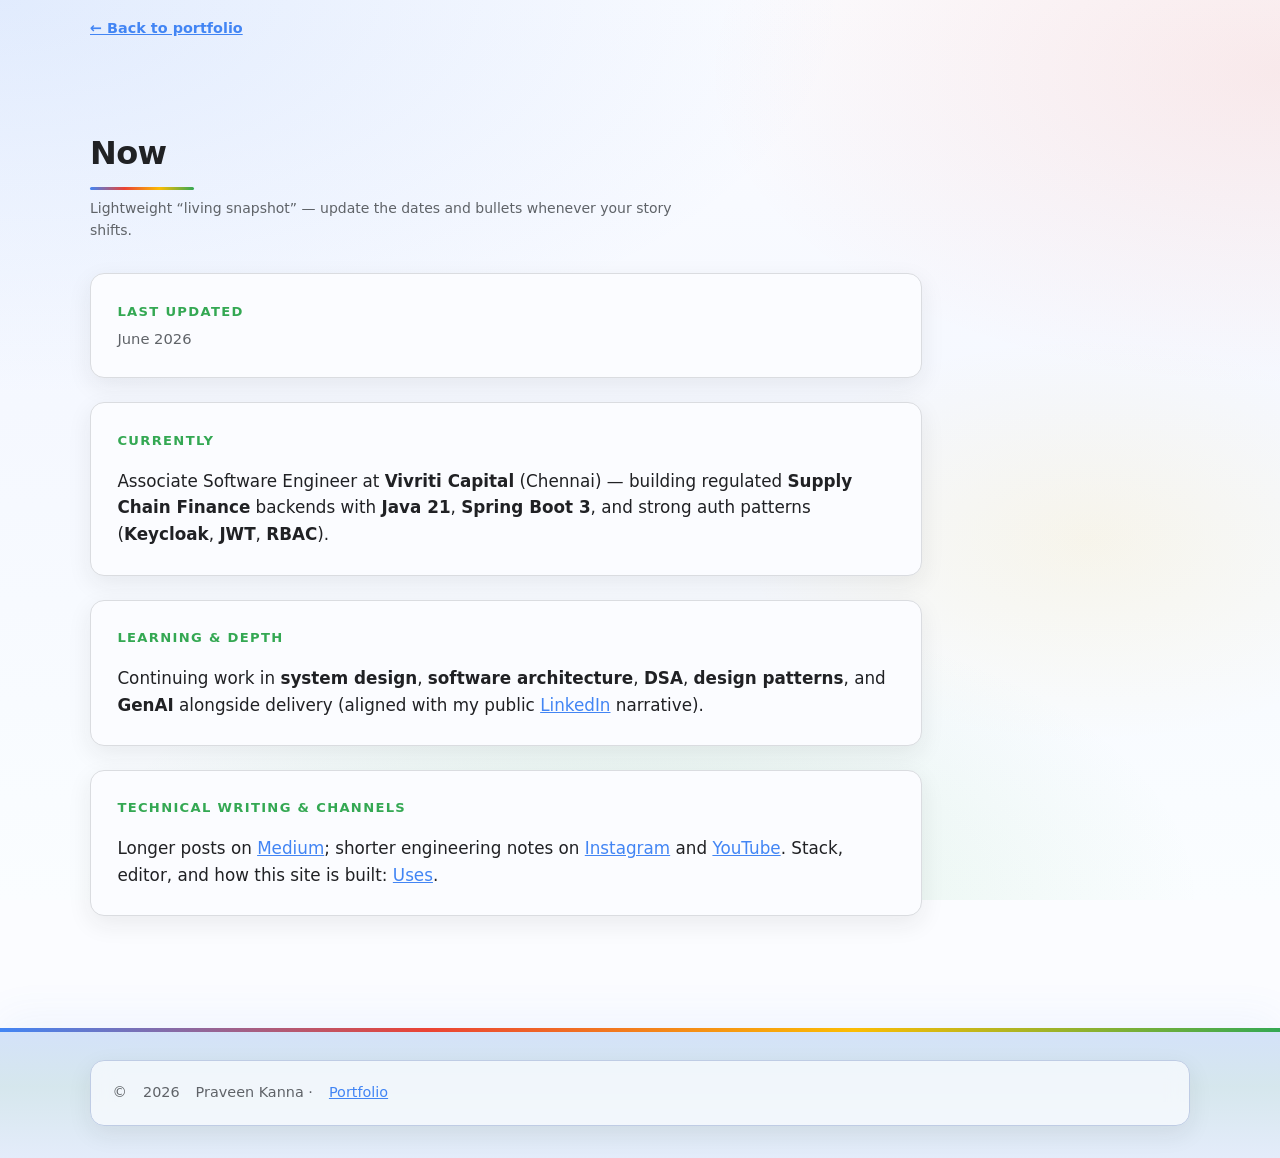
<file: now.html>
<!DOCTYPE html>
<html lang="en">
  <head>
    <meta charset="UTF-8" />
    <meta name="viewport" content="width=device-width, initial-scale=1, viewport-fit=cover" />
    <meta name="robots" content="noindex" />
    <title>Now · Praveen Kanna</title>
    <meta
      name="description"
      content="What Praveen Kanna is focused on lately — work, learning, and where to find technical writing."
    />
    <link rel="canonical" href="https://praveenkannaayyasamy.github.io/portfolio/now.html" />
    <link rel="stylesheet" href="styles.css" />
    <script>
      (function () {
        try {
          var t = localStorage.getItem("theme");
          if (t === "dark" || (!t && window.matchMedia("(prefers-color-scheme: dark)").matches)) {
            document.documentElement.setAttribute("data-theme", "dark");
          }
        } catch (e) {}
      })();
    </script>
  </head>
  <body>
    <a class="skip-link" href="#now-main">Skip to content</a>
    <p class="container now-topbar">
      <a class="text-link" href="index.html">← Back to portfolio</a>
    </p>

    <main id="now-main" class="section">
      <div class="container" style="padding-top: 0.5rem">
        <h1 class="section-title" style="margin-bottom: 0.5rem">Now</h1>
        <p class="section-subtitle" style="margin-bottom: 2rem">
          Lightweight “living snapshot” — update the dates and bullets whenever your story shifts.
        </p>

        <article class="education-card" style="margin-bottom: 1.5rem">
          <h2 class="education-card__sub" style="margin-top: 0">Last updated</h2>
          <p class="education-card__meta">June 2026</p>
        </article>

        <article class="education-card" style="margin-bottom: 1.5rem">
          <h2 class="education-card__sub" style="margin-top: 0">Currently</h2>
          <p>
            Associate Software Engineer at <strong>Vivriti Capital</strong> (Chennai) — building regulated
            <strong>Supply Chain Finance</strong> backends with <strong>Java 21</strong>,
            <strong>Spring Boot 3</strong>, and strong auth patterns (<strong>Keycloak</strong>,
            <strong>JWT</strong>, <strong>RBAC</strong>).
          </p>
        </article>

        <article class="education-card" style="margin-bottom: 1.5rem">
          <h2 class="education-card__sub" style="margin-top: 0">Learning &amp; depth</h2>
          <p>
            Continuing work in <strong>system design</strong>, <strong>software architecture</strong>,
            <strong>DSA</strong>, <strong>design patterns</strong>, and <strong>GenAI</strong> alongside delivery
            (aligned with my public
            <a href="https://www.linkedin.com/in/praveen-kanna-ayyasamy">LinkedIn</a> narrative).
          </p>
        </article>

        <article class="education-card">
          <h2 class="education-card__sub" style="margin-top: 0">Technical writing &amp; channels</h2>
          <p>
            Longer posts on
            <a href="https://medium.com/@praveenkanna530" target="_blank" rel="noopener noreferrer">Medium</a>;
            shorter engineering notes on
            <a href="https://www.instagram.com/we_learn_together_developers?igsh=djF6dXltbjkyMWJ5" target="_blank" rel="noopener noreferrer">Instagram</a>
            and
            <a href="https://www.youtube.com/@praveenkanna-cf5hw" target="_blank" rel="noopener noreferrer">YouTube</a>.
            Stack, editor, and how this site is built: <a href="uses.html">Uses</a>.
          </p>
        </article>
      </div>
    </main>

    <footer class="site-footer">
      <div class="container footer-inner">
        <p class="footer-copy">© <span id="year"></span> Praveen Kanna · <a href="index.html">Portfolio</a></p>
      </div>
    </footer>
    <script>
      document.getElementById("year").textContent = String(new Date().getFullYear());
    </script>
  </body>
</html>
</file>
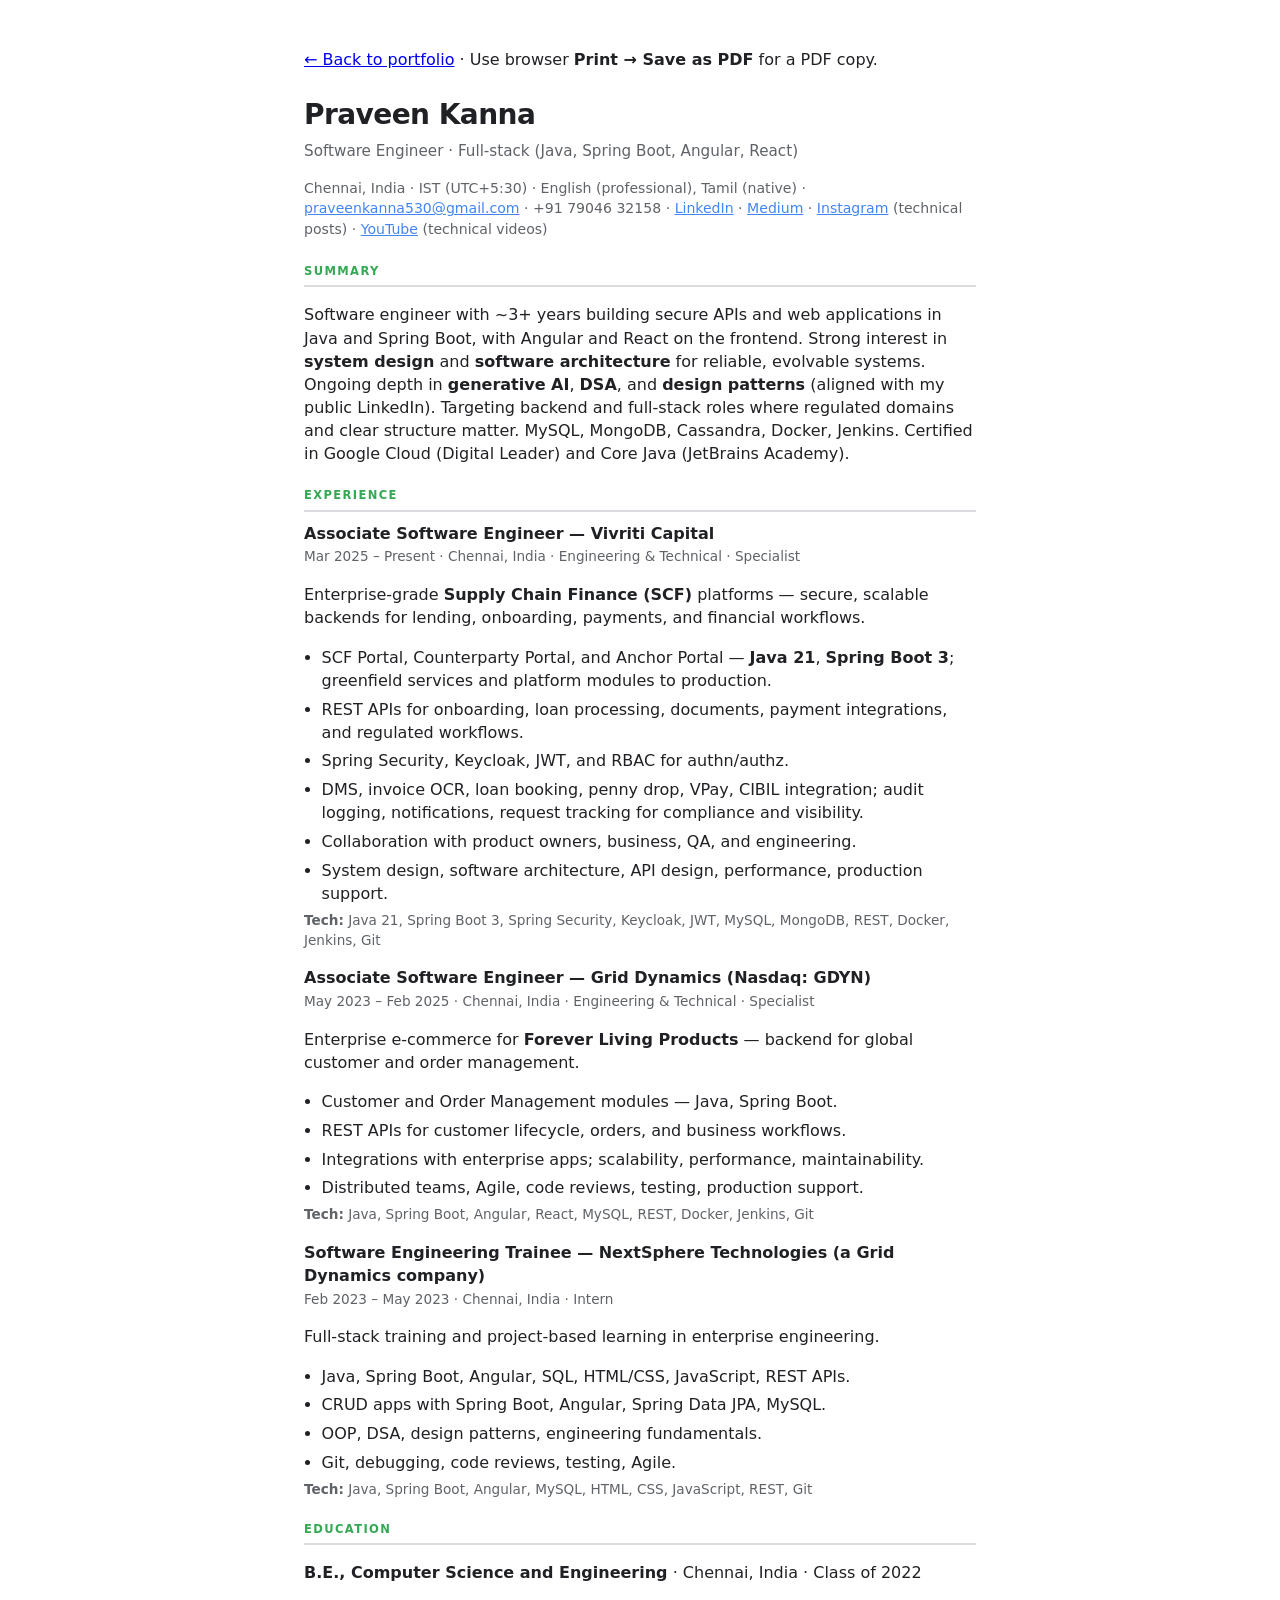
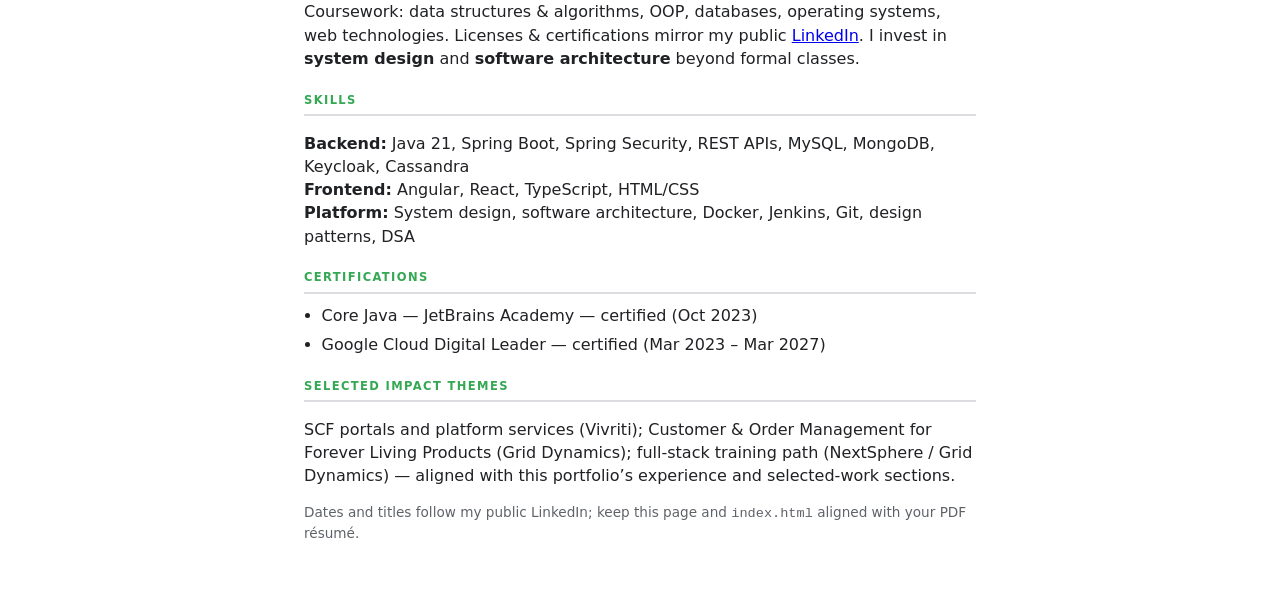
<file: resume.html>
<!DOCTYPE html>
<html lang="en">
  <head>
    <meta charset="UTF-8" />
    <meta name="viewport" content="width=device-width, initial-scale=1.0" />
    <link rel="canonical" href="https://praveenkannaayyasamy.github.io/portfolio/resume.html" />
    <title>Praveen Kanna — Résumé</title>
    <style>
      :root {
        --ink: #202124;
        --muted: #5f6368;
        --line: #dadce0;
        --blue: #4285f4;
        --green: #34a853;
      }
      * {
        box-sizing: border-box;
      }
      body {
        font-family: "Segoe UI", system-ui, sans-serif;
        color: var(--ink);
        line-height: 1.45;
        max-width: 720px;
        margin: 0 auto;
        padding: 2rem 1.5rem 3rem;
      }
      h1 {
        font-size: 1.75rem;
        margin: 0 0 0.25rem;
        letter-spacing: -0.02em;
      }
      .tagline {
        color: var(--muted);
        font-size: 0.95rem;
        margin: 0 0 1rem;
      }
      .contact {
        font-size: 0.88rem;
        color: var(--muted);
        margin-bottom: 1.5rem;
      }
      .contact a {
        color: var(--blue);
      }
      h2 {
        font-size: 0.72rem;
        text-transform: uppercase;
        letter-spacing: 0.12em;
        color: var(--green);
        border-bottom: 2px solid var(--line);
        padding-bottom: 0.35rem;
        margin: 1.35rem 0 0.65rem;
      }
      ul {
        margin: 0;
        padding-left: 1.1rem;
      }
      li {
        margin-bottom: 0.35rem;
      }
      .role {
        margin-bottom: 1rem;
      }
      .role h3 {
        font-size: 1rem;
        margin: 0 0 0.15rem;
      }
      .meta {
        font-size: 0.85rem;
        color: var(--muted);
        margin: 0 0 0.35rem;
      }
      .noprint {
        margin-bottom: 1.5rem;
      }
      .note {
        font-size: 0.85rem;
        color: var(--muted);
        margin-top: 0.5rem;
      }
      @media print {
        .noprint {
          display: none;
        }
        body {
          padding: 0;
          font-size: 10pt;
        }
      }
    </style>
  </head>
  <body>
    <p class="noprint"><a href="index.html">← Back to portfolio</a> · Use browser <strong>Print → Save as PDF</strong> for a PDF copy.</p>
    <header>
      <h1>Praveen Kanna</h1>
      <p class="tagline">Software Engineer · Full-stack (Java, Spring Boot, Angular, React)</p>
      <p class="contact">
        Chennai, India · IST (UTC+5:30) · English (professional), Tamil (native) ·
        <a href="mailto:praveenkanna530@gmail.com">praveenkanna530@gmail.com</a> · +91 79046 32158 ·
        <a href="https://www.linkedin.com/in/praveen-kanna-ayyasamy">LinkedIn</a> ·
        <a href="https://medium.com/@praveenkanna530">Medium</a> ·
        <a href="https://www.instagram.com/we_learn_together_developers?igsh=djF6dXltbjkyMWJ5">Instagram</a> (technical posts) ·
        <a href="https://www.youtube.com/@praveenkanna-cf5hw">YouTube</a> (technical videos)
      </p>
    </header>

    <h2>Summary</h2>
    <p>
      Software engineer with ~3+ years building secure APIs and web applications in Java and Spring Boot, with Angular
      and React on the frontend. Strong interest in <strong>system design</strong> and
      <strong>software architecture</strong> for reliable, evolvable systems. Ongoing depth in
      <strong>generative AI</strong>, <strong>DSA</strong>, and <strong>design patterns</strong> (aligned with my public LinkedIn). Targeting backend and full-stack roles
      where regulated domains and clear structure matter. MySQL, MongoDB, Cassandra, Docker, Jenkins. Certified in
      Google Cloud (Digital Leader) and Core Java (JetBrains Academy).
    </p>

    <h2>Experience</h2>
    <div class="role">
      <h3>Associate Software Engineer — Vivriti Capital</h3>
      <p class="meta">Mar 2025 – Present · Chennai, India · Engineering &amp; Technical · Specialist</p>
      <p>
        Enterprise-grade <strong>Supply Chain Finance (SCF)</strong> platforms — secure, scalable backends for lending,
        onboarding, payments, and financial workflows.
      </p>
      <ul>
        <li>
          SCF Portal, Counterparty Portal, and Anchor Portal — <strong>Java 21</strong>, <strong>Spring Boot 3</strong>;
          greenfield services and platform modules to production.
        </li>
        <li>
          REST APIs for onboarding, loan processing, documents, payment integrations, and regulated workflows.
        </li>
        <li>Spring Security, Keycloak, JWT, and RBAC for authn/authz.</li>
        <li>
          DMS, invoice OCR, loan booking, penny drop, VPay, CIBIL integration; audit logging, notifications, request
          tracking for compliance and visibility.
        </li>
        <li>Collaboration with product owners, business, QA, and engineering.</li>
        <li>System design, software architecture, API design, performance, production support.</li>
      </ul>
      <p class="meta">
        <strong>Tech:</strong> Java 21, Spring Boot 3, Spring Security, Keycloak, JWT, MySQL, MongoDB, REST, Docker,
        Jenkins, Git
      </p>
    </div>
    <div class="role">
      <h3>Associate Software Engineer — Grid Dynamics (Nasdaq: GDYN)</h3>
      <p class="meta">May 2023 – Feb 2025 · Chennai, India · Engineering &amp; Technical · Specialist</p>
      <p>
        Enterprise e-commerce for <strong>Forever Living Products</strong> — backend for global customer and order
        management.
      </p>
      <ul>
        <li>Customer and Order Management modules — Java, Spring Boot.</li>
        <li>REST APIs for customer lifecycle, orders, and business workflows.</li>
        <li>Integrations with enterprise apps; scalability, performance, maintainability.</li>
        <li>Distributed teams, Agile, code reviews, testing, production support.</li>
      </ul>
      <p class="meta">
        <strong>Tech:</strong> Java, Spring Boot, Angular, React, MySQL, REST, Docker, Jenkins, Git
      </p>
    </div>
    <div class="role">
      <h3>Software Engineering Trainee — NextSphere Technologies (a Grid Dynamics company)</h3>
      <p class="meta">Feb 2023 – May 2023 · Chennai, India · Intern</p>
      <p>Full-stack training and project-based learning in enterprise engineering.</p>
      <ul>
        <li>Java, Spring Boot, Angular, SQL, HTML/CSS, JavaScript, REST APIs.</li>
        <li>CRUD apps with Spring Boot, Angular, Spring Data JPA, MySQL.</li>
        <li>OOP, DSA, design patterns, engineering fundamentals.</li>
        <li>Git, debugging, code reviews, testing, Agile.</li>
      </ul>
      <p class="meta">
        <strong>Tech:</strong> Java, Spring Boot, Angular, MySQL, HTML, CSS, JavaScript, REST, Git
      </p>
    </div>

    <h2>Education</h2>
    <p><strong>B.E., Computer Science and Engineering</strong> · Chennai, India · Class of 2022</p>
    <p>
      Coursework: data structures &amp; algorithms, OOP, databases, operating systems, web technologies. Licenses &amp;
      certifications mirror my public
      <a href="https://www.linkedin.com/in/praveen-kanna-ayyasamy">LinkedIn</a>. I invest in
      <strong>system design</strong> and <strong>software architecture</strong> beyond formal classes.
    </p>

    <h2>Skills</h2>
    <p>
      <strong>Backend:</strong> Java 21, Spring Boot, Spring Security, REST APIs, MySQL, MongoDB, Keycloak, Cassandra<br />
      <strong>Frontend:</strong> Angular, React, TypeScript, HTML/CSS<br />
      <strong>Platform:</strong> System design, software architecture, Docker, Jenkins, Git, design patterns, DSA
    </p>

    <h2>Certifications</h2>
    <ul>
      <li>Core Java — JetBrains Academy — certified (Oct 2023)</li>
      <li>Google Cloud Digital Leader — certified (Mar 2023 – Mar 2027)</li>
    </ul>

    <h2>Selected impact themes</h2>
    <p>
      SCF portals and platform services (Vivriti); Customer &amp; Order Management for Forever Living Products (Grid
      Dynamics); full-stack training path (NextSphere / Grid Dynamics) — aligned with this portfolio’s experience and
      selected-work sections.
    </p>
    <p class="note noprint">
      Dates and titles follow my public LinkedIn; keep this page and <code>index.html</code> aligned with your PDF
      résumé.
    </p>
  </body>
</html>
</file>
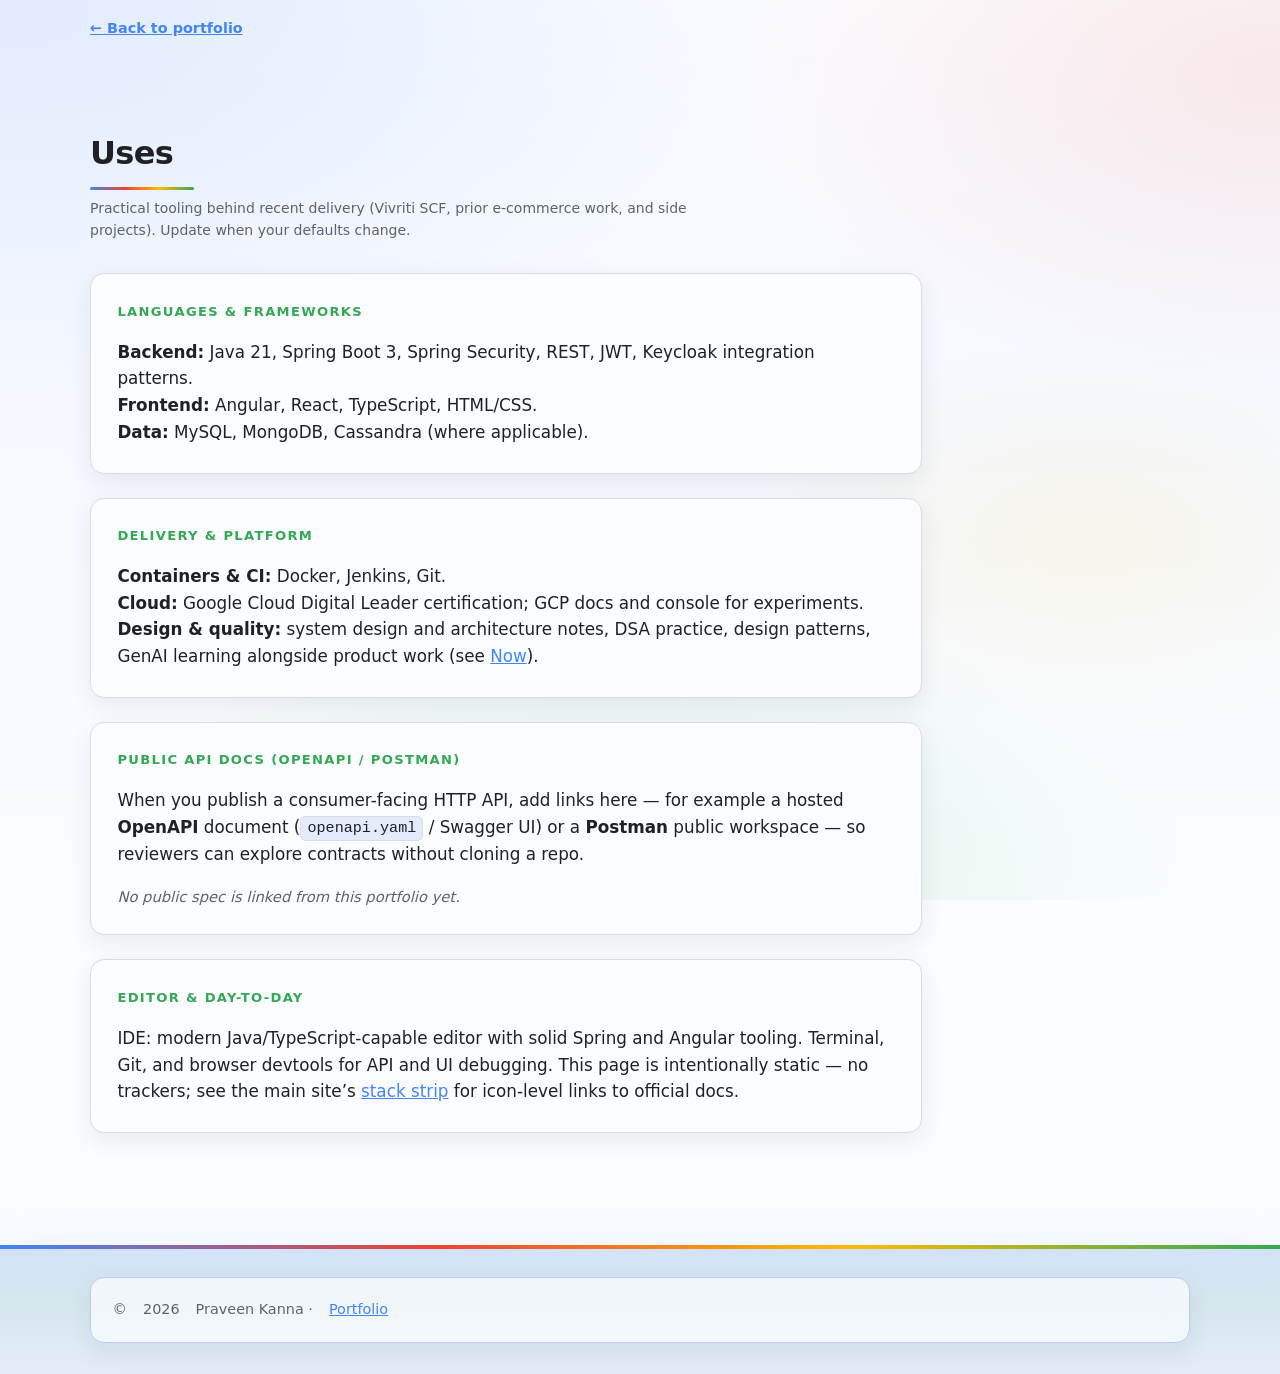
<file: uses.html>
<!DOCTYPE html>
<html lang="en">
  <head>
    <meta charset="UTF-8" />
    <meta name="viewport" content="width=device-width, initial-scale=1, viewport-fit=cover" />
    <meta name="robots" content="noindex" />
    <title>Uses · Praveen Kanna</title>
    <meta
      name="description"
      content="Tools and stack Praveen Kanna uses for backend and full-stack delivery — aligned with the main portfolio."
    />
    <link rel="canonical" href="https://praveenkannaayyasamy.github.io/portfolio/uses.html" />
    <link rel="stylesheet" href="styles.css" />
    <script>
      (function () {
        try {
          var t = localStorage.getItem("theme");
          if (t === "dark" || (!t && window.matchMedia("(prefers-color-scheme: dark)").matches)) {
            document.documentElement.setAttribute("data-theme", "dark");
          }
        } catch (e) {}
      })();
    </script>
  </head>
  <body>
    <a class="skip-link" href="#uses-main">Skip to content</a>
    <p class="container now-topbar">
      <a class="text-link" href="index.html">← Back to portfolio</a>
    </p>

    <main id="uses-main" class="section">
      <div class="container" style="padding-top: 0.5rem">
        <h1 class="section-title" style="margin-bottom: 0.5rem">Uses</h1>
        <p class="section-subtitle" style="margin-bottom: 2rem">
          Practical tooling behind recent delivery (Vivriti SCF, prior e-commerce work, and side projects). Update when
          your defaults change.
        </p>

        <article class="education-card" style="margin-bottom: 1.5rem">
          <h2 class="education-card__sub" style="margin-top: 0">Languages &amp; frameworks</h2>
          <p>
            <strong>Backend:</strong> Java 21, Spring Boot 3, Spring Security, REST, JWT, Keycloak integration patterns.<br />
            <strong>Frontend:</strong> Angular, React, TypeScript, HTML/CSS.<br />
            <strong>Data:</strong> MySQL, MongoDB, Cassandra (where applicable).
          </p>
        </article>

        <article class="education-card" style="margin-bottom: 1.5rem">
          <h2 class="education-card__sub" style="margin-top: 0">Delivery &amp; platform</h2>
          <p>
            <strong>Containers &amp; CI:</strong> Docker, Jenkins, Git.<br />
            <strong>Cloud:</strong> Google Cloud Digital Leader certification; GCP docs and console for experiments.<br />
            <strong>Design &amp; quality:</strong> system design and architecture notes, DSA practice, design patterns,
            GenAI learning alongside product work (see <a href="now.html">Now</a>).
          </p>
        </article>

        <article class="education-card" style="margin-bottom: 1.5rem">
          <h2 class="education-card__sub" style="margin-top: 0">Public API docs (OpenAPI / Postman)</h2>
          <p>
            When you publish a consumer-facing HTTP API, add links here — for example a hosted
            <strong>OpenAPI</strong> document (<code>openapi.yaml</code> / Swagger UI) or a <strong>Postman</strong> public
            workspace — so reviewers can explore contracts without cloning a repo.
          </p>
          <p class="education-card__meta" style="margin-top: 0.75rem; margin-bottom: 0">
            <em>No public spec is linked from this portfolio yet.</em>
          </p>
        </article>

        <article class="education-card">
          <h2 class="education-card__sub" style="margin-top: 0">Editor &amp; day-to-day</h2>
          <p>
            IDE: modern Java/TypeScript-capable editor with solid Spring and Angular tooling. Terminal, Git, and browser
            devtools for API and UI debugging. This page is intentionally static — no trackers; see the main site’s
            <a href="index.html#stack">stack strip</a> for icon-level links to official docs.
          </p>
        </article>
      </div>
    </main>

    <footer class="site-footer">
      <div class="container footer-inner">
        <p class="footer-copy">© <span id="year"></span> Praveen Kanna · <a href="index.html">Portfolio</a></p>
      </div>
    </footer>
    <script>
      document.getElementById("year").textContent = String(new Date().getFullYear());
    </script>
  </body>
</html>
</file>
<file: styles.css>
/* Google-inspired palette + layout (light default; dark via data-theme) */
:root {
    --google-blue: #4285f4;
    --google-red: #ea4335;
    --google-yellow: #fbbc04;
    --google-green: #34a853;
    --ink: #202124;
    --ink-muted: #5f6368;
    --surface: #fbfcff;
    --surface-alt: color-mix(in srgb, var(--google-blue) 7%, #f0f4fb 93%);
    --border: #dadce0;
    --shadow: 0 8px 24px rgba(32, 33, 36, 0.08);
    --shadow-hover: 0 14px 40px rgba(32, 33, 36, 0.12);
    --radius: 14px;
    --radius-sm: 10px;
    --font: "DM Sans", system-ui, -apple-system, sans-serif;
    --font-mono: "JetBrains Mono", ui-monospace, monospace;
    --header-h: 64px;
    --header-bg: color-mix(in srgb, var(--surface) 82%, rgba(255, 255, 255, 0.65));
    --avatar-border: #ffffff;
    --reveal-duration: 0.65s;
    --reveal-ease: cubic-bezier(0.22, 1, 0.36, 1);
    --page-mesh: radial-gradient(120% 80% at 0% 0%, color-mix(in srgb, var(--google-blue) 14%, transparent), transparent 55%),
      radial-gradient(90% 70% at 100% 8%, color-mix(in srgb, var(--google-red) 10%, transparent), transparent 50%),
      radial-gradient(80% 60% at 50% 100%, color-mix(in srgb, var(--google-green) 12%, transparent), transparent 55%),
      radial-gradient(60% 50% at 85% 60%, color-mix(in srgb, var(--google-yellow) 8%, transparent), transparent 45%),
      linear-gradient(180deg, #fbfcff 0%, #f5f8ff 45%, #fafdff 100%);
  }
  
  [data-theme="dark"] {
    --ink: #e8eaed;
    --ink-muted: #9aa0a6;
    --surface: #121314;
    --surface-alt: color-mix(in srgb, var(--google-blue) 14%, #1a1d22 86%);
    --border: #3c4043;
    --shadow: 0 8px 28px rgba(0, 0, 0, 0.45);
    --shadow-hover: 0 16px 48px rgba(0, 0, 0, 0.55);
    --header-bg: color-mix(in srgb, var(--surface) 88%, rgba(66, 133, 244, 0.12));
    --avatar-border: #2d2e30;
    --page-mesh: radial-gradient(100% 70% at 0% 0%, color-mix(in srgb, var(--google-blue) 22%, transparent), transparent 50%),
      radial-gradient(80% 60% at 100% 0%, color-mix(in srgb, var(--google-green) 14%, transparent), transparent 50%),
      radial-gradient(90% 80% at 50% 100%, color-mix(in srgb, var(--google-red) 10%, transparent), transparent 55%),
      linear-gradient(180deg, #121314 0%, #161a20 50%, #121314 100%);
  }
  
  *,
  *::before,
  *::after {
    box-sizing: border-box;
  }
  
  html {
    scroll-behavior: smooth;
    overflow-x: clip;
  }
  
  @media (prefers-reduced-motion: reduce) {
    html {
      scroll-behavior: auto;
    }
  }
  
  body {
    margin: 0;
    font-family: var(--font);
    font-size: 1.05rem;
    line-height: 1.6;
    color: var(--ink);
    background-color: var(--surface);
    background-image: var(--page-mesh);
    background-attachment: fixed;
    overflow-wrap: break-word;
  }
  
  .skip-link {
    position: absolute;
    left: -999px;
    top: 0;
    padding: 0.75rem 1rem;
    background: var(--google-blue);
    color: #fff;
    z-index: 100;
    border-radius: 0 0 var(--radius-sm) 0;
  }
  
  .skip-link:focus {
    left: 0;
  }
  
  img {
    max-width: 100%;
    height: auto;
  }
  
  a {
    color: var(--google-blue);
  }
  
  a:focus-visible,
  button:focus-visible {
    outline: 3px solid var(--google-yellow);
    outline-offset: 2px;
  }
  
  code {
    font-size: 0.9em;
    font-family: var(--font-mono);
    background: var(--surface-alt);
    padding: 0.15em 0.4em;
    border-radius: 6px;
    border: 1px solid var(--border);
  }
  
  .container {
    width: min(1100px, 92vw);
    max-width: 100%;
    margin-inline: auto;
  }
  
  /* Header */
  .site-header {
    position: sticky;
    top: 0;
    z-index: 50;
    height: var(--header-h);
    padding-left: env(safe-area-inset-left, 0);
    padding-right: env(safe-area-inset-right, 0);
    background: var(--header-bg);
    backdrop-filter: blur(12px);
    border-bottom: 1px solid var(--border);
    transition: box-shadow 0.3s var(--reveal-ease);
  }
  
  .site-header.is-scrolled {
    box-shadow: var(--shadow);
  }
  
  .header-inner {
    width: min(1100px, 92vw);
    margin-inline: auto;
    height: 100%;
    display: flex;
    align-items: center;
    justify-content: space-between;
    gap: 1rem;
  }
  
  .logo {
    display: inline-flex;
    align-items: center;
    gap: 0.5rem;
    text-decoration: none;
    color: var(--ink);
    font-weight: 700;
    letter-spacing: -0.02em;
  }
  
  .logo-text {
    transition: color 0.25s ease;
  }
  
  .logo:hover .logo-text {
    color: var(--google-blue);
  }
  
  .logo-dot {
    width: 9px;
    height: 9px;
    border-radius: 50%;
    display: inline-block;
    animation: dot-pop 2.4s ease-in-out infinite;
  }
  
  .logo-dot--b {
    background: var(--google-blue);
    animation-delay: 0s;
  }
  .logo-dot--r {
    background: var(--google-red);
    animation-delay: 0.15s;
  }
  .logo-dot--y {
    background: var(--google-yellow);
    animation-delay: 0.3s;
  }
  .logo-dot--g {
    background: var(--google-green);
    animation-delay: 0.45s;
  }
  
  @keyframes dot-pop {
    0%,
    100% {
      transform: translateY(0);
    }
    50% {
      transform: translateY(-3px);
    }
  }
  
  .nav-toggle {
    display: none;
    flex-direction: column;
    gap: 5px;
    background: transparent;
    border: 0;
    padding: 0.5rem;
    cursor: pointer;
  }
  
  .nav-toggle span {
    display: block;
    width: 22px;
    height: 2px;
    background: var(--ink);
    border-radius: 2px;
    transition: transform 0.25s ease, opacity 0.25s ease;
  }
  
  .site-nav__list,
  .site-nav__actions {
    list-style: none;
    margin: 0;
    padding: 0;
  }
  
  .site-nav__list {
    display: flex;
    flex-wrap: wrap;
    align-items: center;
    gap: 0.15rem 0.35rem;
  }
  
  .site-nav__list a {
    text-decoration: none;
    color: var(--ink-muted);
    font-weight: 600;
    font-size: 0.84rem;
    letter-spacing: 0.01em;
    padding: 0.42rem 0.55rem;
    border-radius: 8px;
    transition: color 0.18s ease, background 0.18s ease;
  }
  
  .site-nav__list a:hover,
  .site-nav__list a:focus-visible {
    color: var(--google-blue);
    background: color-mix(in srgb, var(--google-blue) 10%, transparent);
  }
  
  [data-theme="dark"] .site-nav__list a:hover,
  [data-theme="dark"] .site-nav__list a:focus-visible {
    color: #8ab4f8;
    background: color-mix(in srgb, var(--google-blue) 18%, transparent);
  }
  
  .nav-cta {
    padding: 0.45rem 1rem !important;
    border-radius: 999px;
    background: var(--google-blue);
    color: #fff !important;
    transition: transform 0.2s ease, box-shadow 0.2s ease, background 0.2s ease;
  }
  
  .nav-cta::after {
    display: none !important;
  }
  
  .nav-cta:hover {
    background: #3367d6;
    transform: translateY(-1px);
    box-shadow: 0 6px 16px rgba(66, 133, 244, 0.35);
  }
  
  .nav-resume {
    padding: 0.42rem 0.95rem !important;
    border-radius: 999px;
    border: 2px solid var(--google-green);
    color: var(--google-green) !important;
    font-weight: 600 !important;
    font-size: 0.88rem !important;
  }
  
  .nav-resume::after {
    display: none !important;
  }
  
  .nav-resume:hover {
    background: rgba(52, 168, 83, 0.1);
    color: var(--ink) !important;
  }
  
  .site-nav__actions {
    display: flex;
    flex-wrap: wrap;
    align-items: center;
    gap: 0.45rem;
  }
  
  .site-nav__actions a {
    display: inline-flex;
    align-items: center;
    justify-content: center;
  }
  
  @media (min-width: 1025px) {
    .site-nav {
      flex: 1;
      display: flex;
      align-items: center;
      justify-content: flex-end;
      gap: 0.65rem 1rem;
      min-width: 0;
    }
  
    .site-nav__list {
      justify-content: flex-end;
      gap: 0.1rem 0.25rem;
    }
  
    .site-nav__list a {
      font-size: 0.875rem;
      padding: 0.45rem 0.6rem;
    }
  
    .site-nav__actions {
      flex-shrink: 0;
      padding-left: 0.85rem;
      margin-left: 0.35rem;
      border-left: 1px solid var(--border);
      gap: 0.5rem;
    }
  }
  
  .theme-toggle {
    flex-shrink: 0;
    width: 42px;
    height: 42px;
    border-radius: 12px;
    border: 1px solid var(--border);
    background: var(--surface-alt);
    color: var(--ink);
    cursor: pointer;
    display: grid;
    place-items: center;
    font-size: 1.15rem;
    line-height: 1;
    transition: background 0.2s ease, border-color 0.2s ease, transform 0.2s ease;
  }
  
  .theme-toggle:hover {
    border-color: var(--google-blue);
    transform: scale(1.04);
  }
  
  .theme-toggle__sun,
  .theme-toggle__moon {
    grid-area: 1 / 1;
  }
  
  [data-theme="dark"] .theme-toggle__sun {
    opacity: 1;
  }
  
  [data-theme="dark"] .theme-toggle__moon {
    opacity: 0;
  }
  
  .theme-toggle__sun {
    opacity: 0;
  }
  
  .theme-toggle__moon {
    opacity: 1;
  }
  
  .scroll-progress {
    position: fixed;
    top: 0;
    left: 0;
    height: 3px;
    width: 0%;
    z-index: 1000;
    background: linear-gradient(
      90deg,
      var(--google-blue),
      var(--google-red),
      var(--google-yellow),
      var(--google-green)
    );
    pointer-events: none;
    transition: width 0.12s ease-out;
  }
  
  @media (max-width: 1024px) {
    .nav-toggle {
      display: flex;
    }
  
    .theme-toggle {
      margin-left: auto;
    }
  
    .site-nav {
      position: fixed;
      top: calc(var(--header-h) + 10px);
      left: max(0.75rem, env(safe-area-inset-left, 0px));
      right: max(0.75rem, env(safe-area-inset-right, 0px));
      z-index: 60;
      max-height: min(72vh, calc(100dvh - var(--header-h) - 20px));
      overflow-y: auto;
      -webkit-overflow-scrolling: touch;
      display: flex;
      flex-direction: column;
      gap: 0.35rem;
      padding: 1rem 1.1rem 1.15rem;
      padding-bottom: max(1.15rem, env(safe-area-inset-bottom, 0px));
      background: var(--surface);
      border: 1px solid var(--border);
      border-radius: var(--radius);
      box-shadow: var(--shadow-hover);
      transform: translateY(calc(-100% - 24px));
      opacity: 0;
      pointer-events: none;
      transition: transform 0.32s var(--reveal-ease), opacity 0.28s ease;
    }
  
    .site-nav.is-open {
      transform: translateY(0);
      opacity: 1;
      pointer-events: auto;
    }
  
    .site-nav__list {
      flex-direction: column;
      align-items: stretch;
      gap: 0.15rem;
    }
  
    .site-nav__list a {
      display: block;
      width: 100%;
      padding: 0.62rem 0.85rem;
      font-size: 0.95rem;
      border-radius: var(--radius-sm);
    }
  
    .site-nav__actions {
      flex-direction: row;
      flex-wrap: wrap;
      margin-top: 0.5rem;
      padding-top: 0.75rem;
      border-top: 1px solid var(--border);
      gap: 0.5rem;
    }
  
    .site-nav__actions .nav-resume,
    .site-nav__actions .nav-cta {
      flex: 1 1 auto;
      justify-content: center;
      text-align: center;
      min-width: min(100%, 8.5rem);
    }
  
    .nav-toggle[aria-expanded="true"] span:nth-child(1) {
      transform: translateY(7px) rotate(45deg);
    }
    .nav-toggle[aria-expanded="true"] span:nth-child(2) {
      opacity: 0;
    }
    .nav-toggle[aria-expanded="true"] span:nth-child(3) {
      transform: translateY(-7px) rotate(-45deg);
    }
  }
  
  /* Hero — HR-friendly: no cover banner; scannable facts + clear CTAs */
  .hero {
    position: relative;
    padding: clamp(2.5rem, 6vw, 4rem) 0 clamp(3.5rem, 8vw, 5rem);
    overflow: hidden;
  }
  
  .hero-glow {
    position: absolute;
    inset: -20% -10% auto -10%;
    height: 70%;
    max-height: 420px;
    background: radial-gradient(ellipse 70% 80% at 20% 20%, rgba(66, 133, 244, 0.22), transparent 55%),
      radial-gradient(ellipse 50% 60% at 85% 10%, rgba(52, 168, 83, 0.18), transparent 50%),
      radial-gradient(ellipse 60% 50% at 50% 60%, rgba(251, 188, 4, 0.14), transparent 60%),
      radial-gradient(ellipse 45% 40% at 75% 45%, rgba(234, 67, 53, 0.1), transparent 50%);
    animation: hero-glow-shift 18s ease-in-out infinite alternate;
    pointer-events: none;
  }
  
  @keyframes hero-glow-shift {
    0% {
      transform: translate(0, 0) scale(1);
      opacity: 1;
    }
    100% {
      transform: translate(2%, 1%) scale(1.03);
      opacity: 0.85;
    }
  }
  
  .hero-layout {
    position: relative;
    z-index: 1;
    display: flex;
    flex-direction: column;
    align-items: center;
    text-align: center;
    gap: clamp(1.5rem, 4vw, 2.25rem);
  }
  
  @media (min-width: 880px) {
    .hero-layout {
      flex-direction: row;
      align-items: flex-start;
      text-align: left;
      gap: 2.75rem;
      max-width: min(960px, 92vw);
      margin-inline: auto;
    }
  
    .hero-aside {
      flex-shrink: 0;
      width: 220px;
      padding-top: 1.1rem;
    }
  
    .hero-main {
      flex: 1;
      min-width: 0;
      padding-top: 0.35rem;
    }
  
    .hero-actions {
      justify-content: flex-start;
    }
  }
  
  .hero-aside {
    display: flex;
    flex-direction: column;
    align-items: center;
    padding-top: 0.5rem;
  }
  
  .hero-avatar-wrap {
    width: 140px;
    height: 140px;
    margin: 0 auto;
    position: relative;
    z-index: 2;
  }
  
  .hero-avatar {
    width: 100%;
    height: 100%;
    border-radius: 50%;
    object-fit: cover;
    display: block;
    background: var(--surface-alt);
    border: 4px solid var(--avatar-border);
    box-shadow: 0 8px 32px rgba(32, 33, 36, 0.1);
    transition: transform 0.35s var(--reveal-ease), box-shadow 0.35s ease;
  }
  
  .hero-avatar-wrap::before {
    content: "";
    position: absolute;
    inset: -5px;
    border-radius: 50%;
    z-index: -1;
    background: linear-gradient(
      135deg,
      var(--google-blue),
      var(--google-red),
      var(--google-yellow),
      var(--google-green)
    );
    animation: gradient-shift 8s linear infinite;
    background-size: 200% auto;
  }
  
  .hero-avatar-wrap img {
    max-width: none;
  }
  
  .hero-avatar-wrap:hover .hero-avatar {
    transform: scale(1.03);
    box-shadow: 0 12px 40px rgba(32, 33, 36, 0.14);
  }
  
  .hero-badge {
    margin: 1rem 0 0;
    padding: 0.4rem 0.85rem;
    font-size: 0.78rem;
    font-weight: 700;
    letter-spacing: 0.04em;
    text-transform: uppercase;
    color: var(--google-green);
    background: rgba(52, 168, 83, 0.12);
    border: 1px solid rgba(52, 168, 83, 0.35);
    border-radius: 999px;
    max-width: 20rem;
  }
  
  .hero-quickfacts {
    list-style: none;
    margin: 1rem 0 0;
    padding: 0;
    font-size: 0.88rem;
    line-height: 1.55;
    color: var(--ink-muted);
    text-align: left;
    width: 100%;
    max-width: 20rem;
  }
  
  .hero-quickfacts li {
    position: relative;
    padding-left: 1rem;
    margin-bottom: 0.5rem;
  }
  
  .hero-quickfacts li::before {
    content: "";
    position: absolute;
    left: 0;
    top: 0.55em;
    width: 5px;
    height: 5px;
    border-radius: 50%;
    background: var(--google-blue);
  }
  
  .hero-quickfacts li:nth-child(2)::before {
    background: var(--google-green);
  }
  
  .hero-quickfacts li:nth-child(3)::before {
    background: var(--google-yellow);
  }
  
  .hero-quickfacts li:last-child {
    margin-bottom: 0;
  }
  
  .hero-quickfacts strong {
    color: var(--ink);
    font-weight: 600;
  }
  
  .hero-kicker {
    font-size: 0.82rem;
    font-weight: 700;
    color: var(--ink-muted);
    letter-spacing: 0.12em;
    text-transform: uppercase;
    margin: 0 0 0.5rem;
  }
  
  .hero-pitch {
    margin: 0 0 0.85rem;
    max-width: min(52ch, 100%);
    font-size: 0.92rem;
    line-height: 1.55;
    color: var(--ink-muted);
    font-weight: 500;
    overflow-wrap: anywhere;
  }
  
  .hero-pitch strong {
    color: var(--ink);
    font-weight: 600;
  }
  
  .hero-pitch a {
    font-weight: 600;
  }
  
  @media (max-width: 879px) {
    .hero-pitch {
      margin-inline: auto;
    }
  }
  
  .hero-title {
    font-size: clamp(2rem, 4.5vw, 2.85rem);
    line-height: 1.12;
    letter-spacing: -0.03em;
    margin: 0 0 0.65rem;
  }
  
  .hero-title__name {
    display: inline-block;
  }
  
  .hero-role {
    margin: 0 0 1rem;
    font-size: clamp(1.05rem, 2.2vw, 1.2rem);
    font-weight: 600;
    color: var(--ink);
    line-height: 1.45;
    max-width: min(40ch, 100%);
  }
  
  @media (min-width: 880px) {
    .hero-role {
      margin-left: 0;
      margin-right: 0;
    }
  }
  
  .hero-sub {
    margin: 0 0 1.5rem;
    max-width: min(52ch, 100%);
    color: var(--ink-muted);
    font-size: 1.02rem;
    line-height: 1.65;
  }
  
  .hero-sub strong {
    color: var(--ink);
    font-weight: 600;
  }
  
  .hero-actions {
    display: flex;
    flex-wrap: wrap;
    gap: 0.65rem;
    justify-content: center;
  }
  
  .hero-tech-follow {
    margin: 1.35rem 0 0;
    max-width: min(52ch, 100%);
    margin-inline: auto;
    padding-top: 1.1rem;
    border-top: 1px solid var(--border);
    font-size: 0.9rem;
    line-height: 1.65;
    color: var(--ink-muted);
    overflow-wrap: anywhere;
  }
  
  @media (max-width: 879px) {
    .hero-tech-follow {
      text-align: center;
    }
  }
  
  @media (min-width: 880px) {
    .hero-tech-follow {
      margin-inline: 0;
    }
  }
  
  .hero-tech-follow__label {
    display: inline;
    font-weight: 700;
    font-size: 0.7rem;
    letter-spacing: 0.09em;
    text-transform: uppercase;
    color: var(--ink);
    opacity: 0.72;
    margin-right: 0.35rem;
  }
  
  .hero-tech-follow__note {
    display: inline;
  }
  
  .hero-tech-follow__links {
    display: inline;
    margin-left: 0.15rem;
    font-weight: 600;
  }
  
  .hero-tech-follow__link {
    color: var(--google-blue);
    text-decoration: none;
  }
  
  .hero-tech-follow__link:hover {
    text-decoration: underline;
  }
  
  .hero-tech-follow__dot {
    color: var(--ink-muted);
    user-select: none;
  }
  
  .hero-funline {
    margin: 1rem 0 0;
    padding: 0.65rem 1rem;
    max-width: min(36rem, 100%);
    font-size: 0.88rem;
    font-weight: 600;
    line-height: 1.45;
    color: var(--ink-muted);
    background: linear-gradient(
      135deg,
      color-mix(in srgb, var(--google-yellow) 14%, var(--surface)),
      color-mix(in srgb, var(--google-blue) 10%, var(--surface))
    );
    border: 1px dashed color-mix(in srgb, var(--google-blue) 38%, var(--border));
    border-radius: var(--radius-sm);
    display: inline-flex;
    align-items: flex-start;
    gap: 0.5rem;
    transition: opacity 0.25s ease, transform 0.25s ease;
  }
  
  .hero-funline--swap {
    opacity: 0.35;
    transform: translateY(4px) scale(0.985);
  }
  
  .hero-funline__emoji {
    display: inline-block;
    flex-shrink: 0;
    line-height: 1;
  }
  
  @keyframes fun-emoji-wiggle {
    0%,
    100% {
      transform: rotate(0deg);
    }
    30% {
      transform: rotate(-11deg) scale(1.06);
    }
    65% {
      transform: rotate(11deg) scale(1.06);
    }
  }
  
  @keyframes hero-avatar-float {
    0%,
    100% {
      transform: translateY(0);
    }
    50% {
      transform: translateY(-5px);
    }
  }
  
  @media (prefers-reduced-motion: no-preference) {
    .hero-funline__emoji {
      animation: fun-emoji-wiggle 3.2s ease-in-out infinite;
    }
  
    .hero-avatar-wrap:not(:hover) .hero-avatar {
      animation: hero-avatar-float 5.2s ease-in-out infinite;
    }
  
    .hero-avatar-wrap:hover .hero-avatar {
      animation: none;
    }
  
    .hero-title__name.name-gradient {
      display: inline-block;
      transition: transform 0.35s var(--reveal-ease);
    }
  
    .hero-title:hover .hero-title__name.name-gradient {
      transform: scale(1.04);
    }
  
    .btn-primary:active {
      transform: scale(0.97);
      transition-duration: 0.08s;
    }
  }
  
  .now-topbar {
    display: block;
    width: min(1100px, 92vw);
    max-width: 100%;
    margin: 0;
    padding: 0.85rem 0 0;
    margin-inline: auto;
  }
  
  .footer-social-tech {
    font-size: 0.78em;
    font-weight: 600;
    color: var(--google-blue);
    white-space: nowrap;
  }
  
  .name-gradient {
    background: linear-gradient(
      90deg,
      var(--google-blue),
      var(--google-red),
      var(--google-yellow),
      var(--google-green)
    );
    -webkit-background-clip: text;
    background-clip: text;
    color: transparent;
    background-size: 200% auto;
    animation: gradient-shift 8s linear infinite;
  }
  
  @keyframes gradient-shift {
    to {
      background-position: 200% center;
    }
  }
  
  .btn {
    display: inline-flex;
    align-items: center;
    justify-content: center;
    padding: 0.65rem 1.35rem;
    border-radius: 999px;
    font-weight: 600;
    font-size: 0.95rem;
    text-decoration: none;
    border: 2px solid transparent;
    cursor: pointer;
    transition: transform 0.2s ease, box-shadow 0.25s ease, background 0.2s ease, border-color 0.2s ease;
  }
  
  .btn-primary {
    background: var(--google-blue);
    color: #fff;
    box-shadow: 0 4px 14px rgba(66, 133, 244, 0.35);
  }
  
  .btn-primary:hover {
    transform: translateY(-2px);
    box-shadow: 0 8px 22px rgba(66, 133, 244, 0.4);
  }
  
  .btn-ghost {
    background: transparent;
    color: var(--ink);
    border-color: var(--border);
  }
  
  .btn-ghost:hover {
    border-color: var(--google-blue);
    color: var(--google-blue);
    transform: translateY(-2px);
  }
  
  /* Sections */
  .section {
    padding: clamp(3rem, 8vw, 5rem) 0;
  }
  
  .section--alt {
    background: linear-gradient(
      135deg,
      color-mix(in srgb, var(--google-green) 9%, var(--surface)) 0%,
      color-mix(in srgb, var(--google-blue) 7%, var(--surface)) 40%,
      color-mix(in srgb, var(--google-yellow) 6%, var(--surface)) 100%
    );
  }
  
  .section-title {
    position: relative;
    display: block;
    font-size: clamp(1.6rem, 3vw, 2rem);
    margin: 0 0 1.5rem;
    padding-bottom: 0.65rem;
    letter-spacing: -0.02em;
    color: var(--ink);
  }
  
  .section-title::after {
    content: "";
    position: absolute;
    left: 0;
    bottom: 0;
    width: min(6.5rem, 42%);
    height: 3px;
    border-radius: 999px;
    background: linear-gradient(
      90deg,
      var(--google-blue),
      var(--google-red),
      var(--google-yellow),
      var(--google-green)
    );
  }
  
  .section-title:has(+ .section-subtitle) {
    margin-bottom: 0.4rem;
  }
  
  .section-subtitle {
    margin: 0 0 1.75rem;
    max-width: min(38rem, 100%);
    font-size: 0.875rem;
    line-height: 1.55;
    font-weight: 500;
    color: var(--ink-muted);
    overflow-wrap: anywhere;
  }
  
  .section-subtitle--center {
    margin-left: auto;
    margin-right: auto;
    text-align: center;
    max-width: min(32rem, 100%);
  }
  
  .contact .section-title {
    text-align: center;
  }
  
  .contact .section-title::after {
    left: 50%;
    transform: translateX(-50%);
  }
  
  /* About */
  .about-grid {
    display: grid;
    gap: 1.75rem;
  }
  
  @media (min-width: 800px) {
    .about-grid {
      grid-template-columns: 1.4fr 1fr;
      align-items: start;
    }
  }
  
  .about-card {
    background: color-mix(in srgb, var(--surface) 94%, transparent);
    border: 1px solid color-mix(in srgb, var(--google-blue) 18%, var(--border));
    border-radius: var(--radius);
    padding: clamp(1.25rem, 3vw, 1.75rem);
    box-shadow: var(--shadow);
  }
  
  .about-card p:first-of-type {
    margin-top: 0;
  }
  
  .about-card p:last-of-type {
    margin-bottom: 0;
  }
  
  .about-meta {
    background: linear-gradient(
      135deg,
      color-mix(in srgb, var(--google-blue) 14%, var(--surface)),
      color-mix(in srgb, var(--google-green) 12%, var(--surface)),
      color-mix(in srgb, var(--google-yellow) 8%, var(--surface))
    );
    border: 1px solid color-mix(in srgb, var(--google-blue) 22%, var(--border));
    border-radius: var(--radius);
    padding: 1.25rem 1.5rem;
  }
  
  .about-meta dl {
    margin: 0;
  }
  
  .about-meta dt {
    font-size: 0.75rem;
    text-transform: uppercase;
    letter-spacing: 0.08em;
    color: var(--ink-muted);
    margin-top: 1rem;
  }
  
  .about-meta dt:first-child {
    margin-top: 0;
  }
  
  .about-meta dd {
    margin: 0.25rem 0 0;
    font-weight: 600;
  }
  
  /* Timeline */
  .timeline {
    list-style: none;
    margin: 0;
    padding: 0;
    position: relative;
  }
  
  .timeline::before {
    content: "";
    position: absolute;
    left: 11px;
    top: 6px;
    bottom: 6px;
    width: 3px;
    border-radius: 3px;
    background: linear-gradient(
      180deg,
      var(--google-blue),
      var(--google-red),
      var(--google-yellow),
      var(--google-green)
    );
  }
  
  .timeline-item {
    position: relative;
    padding-left: 2.75rem;
    margin-bottom: 1.5rem;
  }
  
  .timeline-item:last-child {
    margin-bottom: 0;
  }
  
  .timeline-marker {
    position: absolute;
    left: 0;
    top: 0.35rem;
    width: 24px;
    height: 24px;
    border-radius: 50%;
    background: var(--surface);
    border: 3px solid var(--google-blue);
    box-shadow: 0 0 0 4px rgba(66, 133, 244, 0.2);
  }
  
  .timeline-item:nth-child(2) .timeline-marker {
    border-color: var(--google-green);
    box-shadow: 0 0 0 4px rgba(52, 168, 83, 0.22);
  }
  
  .timeline-item:nth-child(3) .timeline-marker {
    border-color: var(--google-yellow);
    box-shadow: 0 0 0 4px rgba(251, 188, 4, 0.28);
  }
  
  .timeline-card {
    background: color-mix(in srgb, var(--surface) 92%, transparent);
    border: 1px solid color-mix(in srgb, var(--google-blue) 12%, var(--border));
    border-radius: var(--radius);
    padding: clamp(1rem, 3vw, 1.5rem) clamp(1rem, 3vw, 1.5rem);
    box-shadow: var(--shadow);
    transition: transform 0.3s var(--reveal-ease), box-shadow 0.3s ease;
  }
  
  .timeline-card:hover {
    transform: translateY(-3px);
    box-shadow: var(--shadow-hover);
  }
  
  .timeline-card h3 {
    margin: 0 0 0.25rem;
    font-size: 1.15rem;
  }
  
  .timeline-company {
    margin: 0;
    font-weight: 600;
    color: var(--google-blue);
  }
  
  .timeline-dates {
    margin: 0.35rem 0 0.75rem;
    font-size: 0.9rem;
    color: var(--ink-muted);
  }
  
  .timeline-desc {
    margin: 0 0 0.35rem;
    color: var(--ink-muted);
    font-size: 0.98rem;
    line-height: 1.6;
  }
  
  .timeline-role {
    margin: 0 0 0.65rem;
    font-size: 0.8rem;
    font-weight: 600;
    letter-spacing: 0.04em;
    text-transform: uppercase;
    color: var(--google-green);
  }
  
  .timeline-highlights {
    margin: 0.75rem 0 0;
    padding-left: 1.15rem;
    color: var(--ink-muted);
    font-size: 0.9rem;
    line-height: 1.55;
  }
  
  .timeline-highlights li {
    margin-bottom: 0.45rem;
  }
  
  .timeline-highlights li:last-child {
    margin-bottom: 0;
  }
  
  .timeline-highlights strong {
    color: var(--ink);
    font-weight: 600;
  }
  
  .timeline-tech {
    margin: 0.85rem 0 0;
    padding: 0.65rem 0.75rem;
    border-radius: var(--radius-sm);
    background: var(--surface-alt);
    border: 1px solid var(--border);
    font-family: var(--font-mono);
    font-size: 0.72rem;
    line-height: 1.5;
    color: var(--ink-muted);
    letter-spacing: 0.02em;
  }
  
  .timeline-tech strong {
    color: var(--ink);
    font-weight: 700;
    margin-right: 0.35rem;
  }
  
  /* Projects */
  .project-grid {
    display: grid;
    gap: 1.25rem;
  }
  
  @media (min-width: 768px) {
    .project-grid {
      grid-template-columns: repeat(3, 1fr);
    }
  }
  
  .project-card {
    position: relative;
    display: flex;
    flex-direction: column;
    background: color-mix(in srgb, var(--surface) 93%, transparent);
    border: 1px solid color-mix(in srgb, var(--google-blue) 15%, var(--border));
    border-radius: var(--radius);
    padding: clamp(1.05rem, 3vw, 1.35rem) clamp(1.05rem, 3vw, 1.35rem) clamp(1.15rem, 3vw, 1.5rem);
    overflow: hidden;
    box-shadow: var(--shadow);
    transition: transform 0.35s var(--reveal-ease), box-shadow 0.35s ease;
  }
  
  .project-card:hover {
    transform: translateY(-6px);
    box-shadow: var(--shadow-hover);
  }
  
  .project-strip {
    position: absolute;
    top: 0;
    left: 0;
    right: 0;
    height: 5px;
    background: linear-gradient(
      90deg,
      var(--google-blue),
      var(--google-red),
      var(--google-yellow),
      var(--google-green)
    );
    transform: scaleX(0.6);
    transform-origin: left;
    transition: transform 0.45s var(--reveal-ease);
  }
  
  .project-card:hover .project-strip {
    transform: scaleX(1);
  }
  
  .project-strip--alt {
    background: linear-gradient(90deg, var(--google-green), var(--google-blue), var(--google-yellow));
  }
  
  .project-strip--wide {
    background: linear-gradient(90deg, var(--google-red), var(--google-yellow), var(--google-green));
  }
  
  .project-card h3 {
    margin: 0.75rem 0 0.5rem;
    font-size: 1.1rem;
  }
  
  .project-card p {
    margin: 0 0 1rem;
    color: var(--ink-muted);
    font-size: 0.95rem;
  }
  
  .project-tags {
    list-style: none;
    margin: 0;
    padding: 0;
    display: flex;
    flex-wrap: wrap;
    gap: 0.4rem;
  }
  
  .project-card .project-tags {
    margin-top: auto;
    padding-top: 0.35rem;
  }
  
  .project-tags li {
    font-size: 0.78rem;
    font-weight: 600;
    padding: 0.3rem 0.65rem;
    border-radius: 999px;
    background: var(--surface-alt);
    color: var(--ink-muted);
    border: 1px solid var(--border);
  }
  
  .project-tags li:nth-child(4n + 1) {
    border-color: color-mix(in srgb, var(--google-blue) 45%, var(--border));
    background: color-mix(in srgb, var(--google-blue) 9%, var(--surface));
  }
  
  .project-tags li:nth-child(4n + 2) {
    border-color: color-mix(in srgb, var(--google-red) 45%, var(--border));
    background: color-mix(in srgb, var(--google-red) 8%, var(--surface));
  }
  
  .project-tags li:nth-child(4n + 3) {
    border-color: color-mix(in srgb, var(--google-yellow) 50%, var(--border));
    background: color-mix(in srgb, var(--google-yellow) 12%, var(--surface));
  }
  
  .project-tags li:nth-child(4n + 4) {
    border-color: color-mix(in srgb, var(--google-green) 45%, var(--border));
    background: color-mix(in srgb, var(--google-green) 9%, var(--surface));
  }
  
  .project-case {
    margin: 0 0 0.85rem;
    padding: 0;
    list-style: none;
    font-size: 0.88rem;
    color: var(--ink-muted);
    line-height: 1.55;
  }
  
  .project-case li {
    margin-bottom: 0.45rem;
    padding-left: 0.85rem;
    border-left: 3px solid color-mix(in srgb, var(--google-blue) 45%, transparent);
  }
  
  .project-case li:nth-child(2) {
    border-left-color: color-mix(in srgb, var(--google-green) 50%, transparent);
  }
  
  .project-case li:nth-child(3) {
    border-left-color: color-mix(in srgb, var(--google-yellow) 55%, transparent);
  }
  
  .project-case li:nth-child(4) {
    border-left-color: color-mix(in srgb, var(--google-red) 45%, transparent);
  }
  
  .project-case li:last-child {
    margin-bottom: 0;
  }
  
  .project-case strong {
    color: var(--ink);
    font-weight: 600;
  }
  
  /* Education */
  .education-card {
    background: var(--surface);
    border: 1px solid var(--border);
    border-radius: var(--radius);
    padding: clamp(1.25rem, 3vw, 1.65rem);
    box-shadow: var(--shadow);
    max-width: 52rem;
  }
  
  .education-card h3 {
    margin: 0 0 0.35rem;
    font-size: 1.15rem;
  }
  
  .education-card__meta {
    margin: 0 0 0.75rem;
    font-size: 0.92rem;
    color: var(--ink-muted);
  }
  
  .education-card p:last-child {
    margin-bottom: 0;
  }
  
  .education-card__sub {
    margin: 1.35rem 0 0.35rem;
    font-size: 0.82rem;
    text-transform: uppercase;
    letter-spacing: 0.1em;
    color: var(--google-green);
    font-weight: 700;
  }
  
  .education-card__sublead {
    margin: 0 0 0.75rem;
    font-size: 0.92rem;
    color: var(--ink-muted);
    line-height: 1.55;
  }
  
  /* Skills */
  .skills-wrap {
    display: grid;
    gap: 1.5rem;
  }
  
  @media (min-width: 700px) {
    .skills-wrap {
      grid-template-columns: repeat(3, 1fr);
    }
  }
  
  .skill-group h3 {
    margin: 0 0 0.75rem;
    font-size: 0.78rem;
    font-family: var(--font-mono);
    text-transform: uppercase;
    letter-spacing: 0.1em;
    color: var(--ink-muted);
  }
  
  .skill-pills {
    list-style: none;
    margin: 0;
    padding: 0;
    display: flex;
    flex-wrap: wrap;
    gap: 0.5rem;
  }
  
  .skill-pills li {
    padding: 0.45rem 0.85rem;
    border-radius: 999px;
    font-weight: 600;
    font-size: 0.88rem;
    background: var(--surface);
    border: 1px solid var(--border);
    transition: transform 0.2s ease, border-color 0.2s ease, box-shadow 0.2s ease;
  }
  
  .skill-group:nth-child(1) .skill-pills li:hover {
    border-color: var(--google-blue);
    box-shadow: 0 4px 12px rgba(66, 133, 244, 0.2);
    transform: translateY(-2px);
  }
  
  .skill-group:nth-child(2) .skill-pills li:hover {
    border-color: var(--google-red);
    box-shadow: 0 4px 12px rgba(234, 67, 53, 0.18);
    transform: translateY(-2px);
  }
  
  .skill-group:nth-child(3) .skill-pills li:hover {
    border-color: var(--google-green);
    box-shadow: 0 4px 12px rgba(52, 168, 83, 0.2);
    transform: translateY(-2px);
  }
  
  /* Certs */
  .cert-list {
    list-style: none;
    margin: 0;
    padding: 0;
    display: grid;
    gap: 1rem;
  }
  
  @media (min-width: 700px) {
    .cert-list {
      grid-template-columns: repeat(2, 1fr);
    }
  }
  
  .cert-card {
    display: flex;
    gap: 1rem;
    align-items: flex-start;
    background: color-mix(in srgb, var(--surface) 92%, transparent);
    border: 1px solid color-mix(in srgb, var(--google-green) 20%, var(--border));
    border-radius: var(--radius);
    padding: 1.25rem 1.35rem;
    box-shadow: var(--shadow);
    transition: transform 0.3s var(--reveal-ease);
  }
  
  .cert-card:hover {
    transform: translateY(-4px);
  }
  
  .cert-badge {
    flex-shrink: 0;
    width: 48px;
    height: 48px;
    border-radius: 12px;
    display: grid;
    place-items: center;
    font-weight: 800;
    color: #fff;
    background: linear-gradient(135deg, var(--google-blue), var(--google-green));
    font-size: 1.25rem;
  }
  
  .cert-badge--jb {
    background: linear-gradient(135deg, var(--google-red), var(--google-yellow));
    color: var(--ink);
  }
  
  .cert-card h3 {
    margin: 0 0 0.35rem;
    font-size: 1.05rem;
  }
  
  .cert-card p {
    margin: 0 0 0.5rem;
    font-size: 0.9rem;
    color: var(--ink-muted);
  }
  
  .text-link {
    font-weight: 600;
    font-size: 0.9rem;
  }
  
  /* Contact */
  .contact {
    text-align: center;
    padding-bottom: clamp(4rem, 10vw, 6rem);
  }
  
  .contact-actions {
    display: flex;
    flex-wrap: wrap;
    gap: 0.75rem;
    justify-content: center;
  }
  
  @media (max-width: 520px) {
    .hero-actions,
    .contact-actions {
      justify-content: stretch;
    }
  
    .hero-actions > .btn,
    .contact-actions > .btn,
    .contact-actions > .btn-copy {
      flex: 1 1 calc(50% - 0.375rem);
      min-width: 0;
    }
  }
  
  .contact-meta {
    max-width: 44rem;
    margin: 0 auto 1.5rem;
    padding: 1rem 1.25rem;
    border-radius: var(--radius-sm);
    border: 1px solid color-mix(in srgb, var(--google-blue) 22%, var(--border));
    border-left: 4px solid var(--google-blue);
    background: linear-gradient(
      135deg,
      color-mix(in srgb, var(--google-blue) 8%, var(--surface)),
      color-mix(in srgb, var(--google-green) 6%, var(--surface))
    );
    text-align: left;
    font-size: 0.92rem;
    color: var(--ink-muted);
    line-height: 1.65;
    overflow-wrap: anywhere;
  }
  
  .contact-meta p {
    margin: 0.35rem 0;
  }
  
  .contact-meta p:first-child {
    margin-top: 0;
  }
  
  .contact-meta p:last-child {
    margin-bottom: 0;
  }
  
  .contact-meta strong {
    color: var(--ink);
    font-weight: 600;
  }
  
  /* Footer */
  .site-footer {
    position: relative;
    margin-top: 2rem;
    border-top: none;
    padding: 2rem 0;
    padding-bottom: max(2rem, env(safe-area-inset-bottom, 0px));
    background: linear-gradient(
      180deg,
      color-mix(in srgb, var(--google-blue) 10%, var(--surface-alt)) 0%,
      color-mix(in srgb, var(--google-green) 8%, var(--surface-alt)) 45%,
      var(--surface-alt) 100%
    );
    box-shadow: 0 -12px 40px color-mix(in srgb, var(--google-blue) 6%, transparent);
  }
  
  .site-footer::before {
    content: "";
    position: absolute;
    top: 0;
    left: 0;
    right: 0;
    height: 4px;
    background: linear-gradient(
      90deg,
      var(--google-blue),
      var(--google-red),
      var(--google-yellow),
      var(--google-green)
    );
  }
  
  .footer-inner {
    display: flex;
    flex-direction: column;
    gap: 0;
    padding: 1.25rem 1.35rem 1.35rem;
    background: color-mix(in srgb, var(--surface) 72%, transparent);
    border: 1px solid color-mix(in srgb, var(--google-blue) 18%, var(--border));
    border-radius: var(--radius);
    box-shadow: var(--shadow);
    backdrop-filter: blur(10px);
  }
  
  [data-theme="dark"] .footer-inner {
    background: color-mix(in srgb, var(--surface) 78%, transparent);
    border-color: color-mix(in srgb, var(--google-blue) 28%, var(--border));
  }
  
  .footer-top {
    display: flex;
    flex-wrap: wrap;
    align-items: flex-start;
    justify-content: space-between;
    gap: 1rem 1.25rem;
    padding-bottom: 1.1rem;
    border-bottom: 1px solid color-mix(in srgb, var(--google-blue) 12%, var(--border));
  }
  
  .footer-sections {
    display: flex;
    flex-wrap: wrap;
    align-items: center;
    gap: 0.65rem 0.85rem;
    width: 100%;
    padding-top: 1.1rem;
  }
  
  .footer-sections__label {
    flex: 1 0 100%;
    margin: 0;
    font-family: var(--font-mono);
    font-size: 0.72rem;
    font-weight: 600;
    letter-spacing: 0.12em;
    text-transform: uppercase;
    color: var(--ink-muted);
  }
  
  @media (min-width: 520px) {
    .footer-sections__label {
      flex: 0 0 auto;
      margin-right: 0.15rem;
    }
  }
  
  .footer-sections__list {
    display: flex;
    flex-wrap: wrap;
    gap: 0.45rem;
    align-items: center;
    margin: 0;
    padding: 0;
    list-style: none;
    font-size: 0.82rem;
  }
  
  .footer-sections__list li {
    display: inline-flex;
    align-items: center;
  }
  
  .footer-sections__link {
    display: inline-block;
    padding: 0.38rem 0.85rem;
    font-weight: 600;
    text-decoration: none;
    color: var(--ink);
    background: color-mix(in srgb, var(--surface-alt) 55%, var(--surface));
    border: 1px solid color-mix(in srgb, var(--google-blue) 14%, var(--border));
    border-radius: 999px;
    transition: color 0.15s ease, border-color 0.15s ease, background 0.15s ease, box-shadow 0.15s ease;
  }
  
  .footer-sections__link:hover {
    color: var(--google-blue);
    border-color: color-mix(in srgb, var(--google-blue) 45%, var(--border));
    background: color-mix(in srgb, var(--google-blue) 10%, var(--surface));
    box-shadow: 0 2px 10px color-mix(in srgb, var(--google-blue) 12%, transparent);
  }
  
  [data-theme="dark"] .footer-sections__link:hover {
    color: #8ab4f8;
    border-color: color-mix(in srgb, var(--google-blue) 40%, var(--border));
    background: color-mix(in srgb, var(--google-blue) 16%, var(--surface));
  }
  
  .site-footer p {
    margin: 0;
    font-size: 0.9rem;
    color: var(--ink-muted);
  }
  
  .footer-copy {
    display: flex;
    flex-wrap: wrap;
    align-items: baseline;
    gap: 0.5rem 1rem;
    max-width: min(100%, 46rem);
    line-height: 1.55;
    font-size: 0.88rem;
  }
  
  .footer-social {
    display: inline-flex;
    flex-wrap: wrap;
    gap: 0.45rem 0.55rem;
    align-items: center;
  }
  
  .footer-social a {
    font-weight: 600;
    font-size: 0.84rem;
    text-decoration: none;
    color: var(--ink-muted);
    padding: 0.28rem 0.55rem;
    border-radius: var(--radius-sm);
    transition: color 0.15s ease, background 0.15s ease;
  }
  
  .footer-social a:hover {
    color: var(--google-blue);
    background: color-mix(in srgb, var(--google-blue) 9%, transparent);
  }
  
  [data-theme="dark"] .footer-social a:hover {
    color: #8ab4f8;
    background: color-mix(in srgb, var(--google-blue) 14%, transparent);
  }
  
  .footer-colors {
    display: flex;
    gap: 7px;
    align-items: center;
    padding: 0.4rem 0.55rem;
    background: color-mix(in srgb, var(--surface-alt) 40%, transparent);
    border: 1px solid var(--border);
    border-radius: 999px;
    flex-shrink: 0;
  }
  
  .footer-dot {
    display: block;
    width: 11px;
    height: 11px;
    border-radius: 50%;
    cursor: pointer;
    transition: transform 0.2s ease, box-shadow 0.2s ease;
    box-shadow: 0 1px 2px color-mix(in srgb, var(--ink) 12%, transparent);
  }
  
  .footer-dot:hover {
    transform: scale(1.35);
    box-shadow: 0 0 0 2px color-mix(in srgb, var(--surface) 70%, transparent), 0 2px 8px color-mix(in srgb, var(--ink) 18%, transparent);
  }
  
  .footer-dot--b {
    background: var(--google-blue);
  }
  .footer-dot--r {
    background: var(--google-red);
  }
  .footer-dot--y {
    background: var(--google-yellow);
  }
  .footer-dot--g {
    background: var(--google-green);
  }
  
  .footer-dot--pop {
    animation: footer-dot-pop 0.45s cubic-bezier(0.34, 1.56, 0.64, 1);
  }
  
  @keyframes footer-dot-pop {
    0% {
      transform: scale(1);
    }
    40% {
      transform: scale(1.55);
    }
    100% {
      transform: scale(1);
    }
  }
  
  .fun-toast {
    position: fixed;
    bottom: 1.35rem;
    left: 50%;
    z-index: 3000;
    max-width: min(92vw, 24rem);
    padding: 0.65rem 1.2rem;
    font-weight: 600;
    font-size: 0.9rem;
    line-height: 1.35;
    text-align: center;
    color: var(--ink);
    background: color-mix(in srgb, var(--surface) 94%, transparent);
    border: 1px solid var(--border);
    border-radius: 999px;
    box-shadow: var(--shadow-hover);
    backdrop-filter: blur(10px);
    transform: translate3d(-50%, 120%, 0);
    opacity: 0;
    pointer-events: none;
    transition: transform 0.45s var(--reveal-ease), opacity 0.35s ease;
  }
  
  .fun-toast--show {
    transform: translate3d(-50%, 0, 0);
    opacity: 1;
  }
  
  /* Scroll reveal */
  .reveal {
    opacity: 0;
    transform: translateY(28px);
    transition: opacity var(--reveal-duration) var(--reveal-ease),
      transform var(--reveal-duration) var(--reveal-ease);
    transition-delay: var(--reveal-delay, 0ms);
  }
  
  .reveal.is-visible {
    opacity: 1;
    transform: translateY(0);
  }
  
  /* Staggered scroll reveal via data-reveal-delay */
  .reveal[data-reveal-delay="60"] {
    transition-delay: 60ms;
  }
  .reveal[data-reveal-delay="80"] {
    transition-delay: 80ms;
  }
  .reveal[data-reveal-delay="120"] {
    transition-delay: 120ms;
  }
  .reveal[data-reveal-delay="160"] {
    transition-delay: 160ms;
  }
  
  /* Hero entrance */
  .animate-hero {
    opacity: 0;
    transform: translateY(16px);
    animation: hero-in 0.9s var(--reveal-ease) forwards;
    animation-delay: var(--d, 0ms);
  }
  
  @keyframes hero-in {
    to {
      opacity: 1;
      transform: translateY(0);
    }
  }
  
  @media (prefers-reduced-motion: reduce) {
    .reveal {
      opacity: 1;
      transform: none;
      transition: none;
    }
  
    .site-nav {
      transition: none !important;
    }
  
    .animate-hero {
      animation: none;
      opacity: 1;
      transform: none;
    }
  
    .hero-glow {
      animation: none;
    }
  
    .name-gradient {
      animation: none;
      background: var(--google-blue);
      -webkit-background-clip: unset;
      background-clip: unset;
      color: var(--google-blue);
    }
  
    .logo-dot {
      animation: none;
    }
  
    .hero-avatar-wrap:hover .hero-avatar {
      transform: none;
      box-shadow: 0 8px 32px rgba(32, 33, 36, 0.1);
    }
  
    .hero-avatar-wrap::before {
      animation: none;
      background: var(--google-blue);
    }
  
    .timeline-card:hover,
    .project-card:hover,
    .cert-card:hover,
    .skill-pills li:hover,
    .stack-icons li:hover .stack-icons__link,
    .repo-card:hover,
    .build-card:hover {
      transform: none;
    }
  
    .scroll-progress {
      transition: none;
    }
  
    .repo-showcase__tile:hover {
      transform: none;
    }
  
    .btn:hover,
    .btn-primary:hover,
    .btn-ghost:hover {
      transform: none;
    }
  
    .hero-funline__emoji {
      animation: none;
    }
  
    .hero-avatar-wrap:not(:hover) .hero-avatar,
    .hero-avatar-wrap:hover .hero-avatar {
      animation: none !important;
    }
  
    .hero-title:hover .hero-title__name.name-gradient {
      transform: none;
    }
  
    .footer-dot:hover {
      transform: none;
      box-shadow: none;
    }
  
    .footer-dot--pop {
      animation: none !important;
    }
  
    .fun-toast,
    .fun-toast--show {
      transition: none !important;
      transform: translate3d(-50%, 0, 0) !important;
    }
  }
  
  @media print {
    .scroll-progress,
    .theme-toggle,
    .fun-toast {
      display: none !important;
    }
  
    body {
      -webkit-print-color-adjust: economy;
      print-color-adjust: economy;
      background: #fff !important;
      background-image: none !important;
    }
  
    .site-header {
      position: static;
      box-shadow: none;
    }
  
    .reveal {
      opacity: 1 !important;
      transform: none !important;
      transition: none !important;
    }
  
    .project-card,
    .build-card,
    .timeline-card,
    .cert-card {
      break-inside: avoid;
    }
  
    .contact-actions {
      gap: 0.35rem;
    }
  
    .site-footer {
      margin-top: 1rem;
      padding: 1rem 0;
      box-shadow: none;
      background: transparent;
    }
  
    .footer-inner {
      padding: 0.85rem 0;
      background: transparent;
      border: none;
      border-radius: 0;
      box-shadow: none;
      backdrop-filter: none;
    }
  
    .footer-top {
      border-bottom-color: #ddd;
    }
  
    .footer-sections__link:hover,
    .footer-social a:hover {
      box-shadow: none;
      background: transparent;
    }
  }
  
  /* My builds — Live + Source project cards */
  .build-grid {
    display: grid;
    gap: 1.25rem;
  }
  
  @media (min-width: 640px) and (max-width: 899px) {
    .build-grid {
      grid-template-columns: repeat(2, 1fr);
    }
  }
  
  @media (min-width: 900px) {
    .build-grid {
      grid-template-columns: repeat(3, 1fr);
    }
  }
  
  .build-card {
    position: relative;
    background: color-mix(in srgb, var(--surface) 93%, transparent);
    border: 1px solid color-mix(in srgb, var(--google-green) 14%, var(--border));
    border-radius: var(--radius);
    padding: 1.35rem 1.35rem 1.45rem;
    box-shadow: var(--shadow);
    overflow: hidden;
    transition: transform 0.3s var(--reveal-ease), box-shadow 0.3s ease, border-color 0.2s ease;
  }
  
  .build-card:hover {
    transform: translateY(-4px);
    box-shadow: var(--shadow-hover);
    border-color: rgba(66, 133, 244, 0.45);
  }
  
  .build-card__strip {
    position: absolute;
    top: 0;
    left: 0;
    right: 0;
    height: 4px;
    background: linear-gradient(
      90deg,
      var(--google-blue),
      var(--google-red),
      var(--google-yellow),
      var(--google-green)
    );
  }
  
  .build-card__strip--alt {
    background: linear-gradient(90deg, var(--google-green), var(--google-blue), var(--google-yellow));
  }
  
  .build-card__strip--wide {
    background: linear-gradient(90deg, var(--google-red), var(--google-yellow), var(--google-green));
  }
  
  .build-card__head {
    display: flex;
    align-items: flex-start;
    justify-content: space-between;
    gap: 0.75rem;
    margin-top: 0.5rem;
  }
  
  .build-card__head h3 {
    margin: 0;
    font-size: 1.15rem;
    letter-spacing: -0.02em;
  }
  
  .build-card__lang {
    font-family: var(--font-mono);
    font-size: 0.68rem;
    font-weight: 700;
    text-transform: uppercase;
    letter-spacing: 0.06em;
    padding: 0.25rem 0.5rem;
    border-radius: 6px;
    background: rgba(234, 67, 53, 0.12);
    color: var(--google-red);
    flex-shrink: 0;
  }
  
  .build-card__lang--ts {
    background: rgba(66, 133, 244, 0.12);
    color: var(--google-blue);
  }
  
  .build-card__lang--web {
    background: rgba(52, 168, 83, 0.12);
    color: var(--google-green);
  }
  
  .build-card__desc {
    margin: 0.65rem 0 1rem;
    font-size: 0.93rem;
    color: var(--ink-muted);
    line-height: 1.55;
  }
  
  .build-card__tags {
    list-style: none;
    margin: 0 0 1rem;
    padding: 0;
    display: flex;
    flex-wrap: wrap;
    gap: 0.35rem;
  }
  
  .build-card__tags li {
    font-size: 0.76rem;
    font-weight: 600;
    padding: 0.25rem 0.55rem;
    border-radius: 999px;
    background: var(--surface-alt);
    border: 1px solid var(--border);
    color: var(--ink-muted);
  }
  
  .build-links {
    display: flex;
    flex-wrap: wrap;
    gap: 0.5rem;
  }
  
  .build-link {
    display: inline-flex;
    align-items: center;
    justify-content: center;
    padding: 0.5rem 1rem;
    border-radius: 999px;
    font-size: 0.88rem;
    font-weight: 600;
    text-decoration: none;
    border: 2px solid var(--border);
    color: var(--ink);
    transition: transform 0.2s ease, border-color 0.2s ease, box-shadow 0.2s ease, color 0.2s ease;
  }
  
  .build-link:hover {
    border-color: var(--google-blue);
    color: var(--google-blue);
    transform: translateY(-1px);
  }
  
  .build-link--primary {
    background: var(--google-blue);
    border-color: var(--google-blue);
    color: #fff !important;
    box-shadow: 0 3px 12px rgba(66, 133, 244, 0.28);
  }
  
  .build-link--primary:hover {
    background: #3367d6;
    border-color: #3367d6;
    color: #fff !important;
    box-shadow: 0 6px 16px rgba(66, 133, 244, 0.38);
  }
  
  /* Tech stack strip (Devicons) */
  .stack-section {
    position: relative;
    padding: clamp(2rem, 5vw, 2.75rem) 0;
    background: linear-gradient(
      180deg,
      color-mix(in srgb, var(--google-blue) 10%, var(--surface-alt)) 0%,
      color-mix(in srgb, var(--google-red) 5%, var(--surface-alt)) 50%,
      color-mix(in srgb, var(--google-green) 8%, var(--surface-alt)) 100%
    );
    border-top: 1px solid var(--border);
    border-bottom: 1px solid var(--border);
  }
  
  .stack-section::before {
    content: "";
    position: absolute;
    top: 0;
    left: 0;
    right: 0;
    height: 4px;
    background: linear-gradient(
      90deg,
      var(--google-blue),
      var(--google-red),
      var(--google-yellow),
      var(--google-green)
    );
  }
  
  .stack-head {
    margin-bottom: 0;
  }
  
  .stack-heading {
    position: relative;
    display: block;
    margin: 0 0 1.25rem;
    padding-bottom: 0.55rem;
    font-size: clamp(1.15rem, 2.5vw, 1.35rem);
    letter-spacing: -0.02em;
    color: var(--ink);
  }
  
  .stack-heading::after {
    content: "";
    position: absolute;
    left: 0;
    bottom: 0;
    width: min(5rem, 32%);
    height: 3px;
    border-radius: 999px;
    background: linear-gradient(
      90deg,
      var(--google-blue),
      var(--google-red),
      var(--google-yellow),
      var(--google-green)
    );
  }
  
  .stack-heading:has(+ .section-subtitle) {
    margin-bottom: 0.4rem;
  }
  
  .stack-head .section-subtitle {
    margin-bottom: 1.5rem;
  }
  
  .stack-heading__text {
    font-weight: 700;
  }
  
  .stack-icons {
    list-style: none;
    margin: 0;
    padding: 0;
    display: flex;
    flex-wrap: wrap;
    gap: 0.85rem 1.25rem;
    justify-content: flex-start;
    align-items: flex-end;
  }
  
  .stack-icons li {
    list-style: none;
    padding: 0;
    margin: 0;
  }
  
  .stack-icons__link {
    display: flex;
    flex-direction: column;
    align-items: center;
    gap: 0.35rem;
    min-width: 4.5rem;
    padding: 0.5rem 0.35rem;
    border-radius: var(--radius-sm);
    border: 1px solid transparent;
    text-decoration: none;
    color: inherit;
    transition: border-color 0.2s ease, background 0.2s ease, transform 0.2s ease;
  }
  
  .stack-icons li:hover .stack-icons__link {
    border-color: color-mix(in srgb, var(--google-blue) 35%, var(--border));
    background: color-mix(in srgb, var(--google-blue) 6%, var(--surface));
    transform: translateY(-2px);
    box-shadow: 0 6px 16px rgba(66, 133, 244, 0.12);
  }
  
  .stack-icons img {
    width: 40px;
    height: 40px;
    max-width: none;
    object-fit: contain;
  }
  
  .stack-icons span {
    font-family: var(--font-mono);
    font-size: 0.68rem;
    font-weight: 600;
    color: var(--ink-muted);
    letter-spacing: 0.04em;
  }
  
  @media (max-width: 520px) {
    .stack-icons {
      justify-content: center;
    }
  }
  
  /* GitHub repo cards */
  .repo-grid {
    display: grid;
    gap: 1.25rem;
  }
  
  @media (min-width: 640px) {
    .repo-grid {
      grid-template-columns: repeat(2, 1fr);
    }
  }
  
  .repo-card {
    background: color-mix(in srgb, var(--surface) 92%, transparent);
    border: 1px solid color-mix(in srgb, var(--google-green) 14%, var(--border));
    border-radius: var(--radius);
    padding: 1.25rem 1.35rem;
    box-shadow: var(--shadow);
    transition: transform 0.3s var(--reveal-ease), box-shadow 0.3s ease, border-color 0.2s ease;
  }
  
  .repo-card:hover {
    transform: translateY(-4px);
    box-shadow: var(--shadow-hover);
    border-color: var(--google-blue);
  }
  
  .repo-card__top {
    display: flex;
    align-items: center;
    justify-content: space-between;
    margin-bottom: 0.65rem;
  }
  
  .repo-lang {
    font-family: var(--font-mono);
    font-size: 0.68rem;
    font-weight: 700;
    letter-spacing: 0.06em;
    text-transform: uppercase;
    padding: 0.25rem 0.5rem;
    border-radius: 6px;
  }
  
  .repo-lang--java {
    background: rgba(234, 67, 53, 0.12);
    color: var(--google-red);
  }
  
  .repo-lang--ts {
    background: rgba(66, 133, 244, 0.12);
    color: var(--google-blue);
  }
  
  .repo-lang--js {
    background: rgba(251, 188, 4, 0.18);
    color: #9a6700;
  }
  
  .repo-lang--html {
    background: rgba(234, 67, 53, 0.1);
    color: var(--google-red);
  }
  
  .repo-lang--css {
    background: rgba(66, 133, 244, 0.1);
    color: var(--google-blue);
  }
  
  .repo-lang--py {
    background: rgba(52, 168, 83, 0.12);
    color: var(--google-green);
  }
  
  .repo-lang--misc {
    background: var(--surface-alt);
    color: var(--ink-muted);
  }
  
  .repo-card__link {
    text-decoration: none;
    font-size: 1.1rem;
    color: var(--google-blue);
    opacity: 0.65;
    transition: opacity 0.2s ease, transform 0.2s ease;
  }
  
  .repo-card__link:hover {
    opacity: 1;
    transform: translate(2px, -2px);
  }
  
  .repo-card__title {
    margin: 0 0 0.5rem;
    font-size: 1.15rem;
  }
  
  .repo-card__title a {
    color: var(--ink);
    text-decoration: none;
  }
  
  .repo-card__title a:hover {
    color: var(--google-blue);
  }
  
  .repo-card__desc {
    margin: 0;
    font-size: 0.92rem;
    color: var(--ink-muted);
    line-height: 1.55;
  }
  
  /* GitHub repos — responsive grid (API-driven) */
  .repo-showcase {
    margin-top: 0.5rem;
    padding: clamp(1.1rem, 2.5vw, 1.5rem);
    border-radius: calc(var(--radius) + 4px);
    border: 1px solid var(--border);
    background: linear-gradient(
      145deg,
      color-mix(in srgb, var(--surface-alt) 88%, var(--google-blue)) 0%,
      var(--surface-alt) 38%,
      var(--surface) 72%
    );
    box-shadow: var(--shadow);
    position: relative;
    overflow: hidden;
  }
  
  .repo-showcase::before {
    content: "";
    position: absolute;
    inset: 0;
    background: radial-gradient(ellipse 80% 55% at 100% 0%, rgba(66, 133, 244, 0.08), transparent 55%);
    pointer-events: none;
  }
  
  [data-theme="dark"] .repo-showcase {
    background: linear-gradient(
      145deg,
      color-mix(in srgb, var(--surface-alt) 75%, var(--google-blue)) 0%,
      var(--surface-alt) 45%,
      var(--surface) 85%
    );
  }
  
  .repo-showcase > * {
    position: relative;
    z-index: 1;
  }
  
  .repo-showcase__status {
    display: inline-flex;
    align-items: center;
    gap: 0.5rem;
    margin: 0 0 1.2rem;
    padding: 0.45rem 0.95rem;
    border-radius: 999px;
    font-family: var(--font-mono);
    font-size: 0.76rem;
    font-weight: 600;
    letter-spacing: 0.05em;
    color: var(--ink-muted);
    background: var(--surface);
    border: 1px solid color-mix(in srgb, var(--border) 90%, var(--google-blue));
    box-shadow: 0 1px 4px rgba(32, 33, 36, 0.06);
  }
  
  .repo-showcase__status::before {
    content: "";
    width: 7px;
    height: 7px;
    border-radius: 50%;
    background: var(--google-green);
    box-shadow: 0 0 0 3px color-mix(in srgb, var(--google-green) 28%, transparent);
    flex-shrink: 0;
  }
  
  .repo-showcase__grid {
    list-style: none;
    margin: 0;
    padding: 0;
    display: grid;
    grid-template-columns: repeat(auto-fill, minmax(min(100%, 272px), 1fr));
    gap: 1.15rem;
  }
  
  .repo-showcase__cell {
    min-width: 0;
  }
  
  .repo-showcase__tile {
    height: 100%;
    margin: 0;
    padding: 1.15rem 1.25rem 1.2rem;
    border-radius: var(--radius);
    border: 1px solid color-mix(in srgb, var(--border) 92%, transparent);
    border-top: 3px solid var(--border);
    background: var(--surface);
    box-shadow: 0 2px 14px rgba(32, 33, 36, 0.06);
    display: flex;
    flex-direction: column;
    min-height: 176px;
    transition: transform 0.25s var(--reveal-ease), border-color 0.2s ease, box-shadow 0.25s ease;
  }
  
  [data-theme="dark"] .repo-showcase__tile {
    box-shadow: 0 4px 20px rgba(0, 0, 0, 0.35);
  }
  
  .repo-showcase__tile--java {
    border-top-color: var(--google-red);
  }
  .repo-showcase__tile--ts {
    border-top-color: var(--google-blue);
  }
  .repo-showcase__tile--js {
    border-top-color: #c29400;
  }
  .repo-showcase__tile--html {
    border-top-color: #c5221f;
  }
  .repo-showcase__tile--css {
    border-top-color: #3367d6;
  }
  .repo-showcase__tile--py {
    border-top-color: var(--google-green);
  }
  .repo-showcase__tile--misc {
    border-top-color: var(--ink-muted);
  }
  
  .repo-showcase__tile:hover {
    transform: translateY(-3px);
    border-color: rgba(66, 133, 244, 0.35);
    box-shadow: var(--shadow-hover);
  }
  
  .repo-showcase__head {
    display: flex;
    align-items: center;
    justify-content: space-between;
    gap: 0.5rem;
    margin-bottom: 0.5rem;
  }
  
  .repo-showcase__badges {
    display: flex;
    flex-wrap: wrap;
    gap: 0.35rem;
    align-items: center;
  }
  
  .repo-showcase__tag {
    font-family: var(--font-mono);
    font-size: 0.62rem;
    font-weight: 700;
    text-transform: uppercase;
    letter-spacing: 0.06em;
    padding: 0.2rem 0.45rem;
    border-radius: 4px;
    background: var(--surface-alt);
    border: 1px solid var(--border);
    color: var(--ink-muted);
  }
  
  .repo-showcase__ext {
    text-decoration: none;
    width: 2.1rem;
    height: 2.1rem;
    display: grid;
    place-items: center;
    font-size: 1rem;
    line-height: 1;
    color: var(--google-blue);
    border-radius: 10px;
    border: 1px solid color-mix(in srgb, var(--google-blue) 35%, var(--border));
    background: color-mix(in srgb, var(--google-blue) 8%, var(--surface));
    flex-shrink: 0;
    transition: background 0.2s ease, border-color 0.2s ease, transform 0.2s ease, color 0.2s ease;
  }
  
  .repo-showcase__ext:hover {
    background: color-mix(in srgb, var(--google-blue) 14%, var(--surface));
    border-color: var(--google-blue);
    transform: translate(1px, -1px);
  }
  
  .repo-showcase__title {
    margin: 0 0 0.5rem;
    font-size: 1.1rem;
    line-height: 1.28;
    letter-spacing: -0.02em;
  }
  
  .repo-showcase__title a {
    color: var(--ink);
    text-decoration: none;
    word-break: break-word;
  }
  
  .repo-showcase__title a:hover {
    color: var(--google-blue);
  }
  
  .repo-showcase__desc {
    margin: 0 0 0.85rem;
    font-size: 0.89rem;
    color: var(--ink-muted);
    line-height: 1.55;
    flex: 1;
    display: -webkit-box;
    -webkit-line-clamp: 4;
    -webkit-box-orient: vertical;
    overflow: hidden;
  }
  
  .repo-showcase__meta {
    display: flex;
    flex-wrap: wrap;
    gap: 0.45rem 0.5rem;
    margin-top: auto;
    padding-top: 0.75rem;
    border-top: 1px dashed color-mix(in srgb, var(--border) 85%, transparent);
    font-family: var(--font-mono);
    font-size: 0.68rem;
    color: var(--ink-muted);
    letter-spacing: 0.03em;
  }
  
  .repo-showcase__meta span {
    padding: 0.22rem 0.5rem;
    border-radius: 6px;
    background: var(--surface-alt);
    border: 1px solid color-mix(in srgb, var(--border) 80%, transparent);
  }
  
  .repo-showcase__actions {
    display: flex;
    flex-wrap: wrap;
    align-items: center;
    gap: 0.75rem 1rem;
    margin-top: 1.35rem;
    padding-top: 1rem;
    border-top: 1px solid color-mix(in srgb, var(--border) 75%, transparent);
  }
  
  .repo-showcase__actions[hidden] {
    display: none !important;
  }
  
  .repo-showcase__load-more {
    font-weight: 600;
    border-radius: 999px;
    padding: 0.55rem 1.35rem;
    border-width: 2px;
    border-color: var(--google-blue);
    color: var(--google-blue);
  }
  
  .repo-showcase__load-more:hover {
    background: color-mix(in srgb, var(--google-blue) 10%, var(--surface));
    border-color: var(--google-blue);
    color: var(--google-blue);
  }
  
  .repo-showcase__fallback {
    margin: 1rem 0 0;
    font-size: 0.92rem;
    padding-top: 0.25rem;
  }
  
  .repo-showcase__fallback[hidden] {
    display: none !important;
  }
  
  .btn-copy.is-done {
    border-color: var(--google-green);
    color: var(--google-green);
  }
</file>
